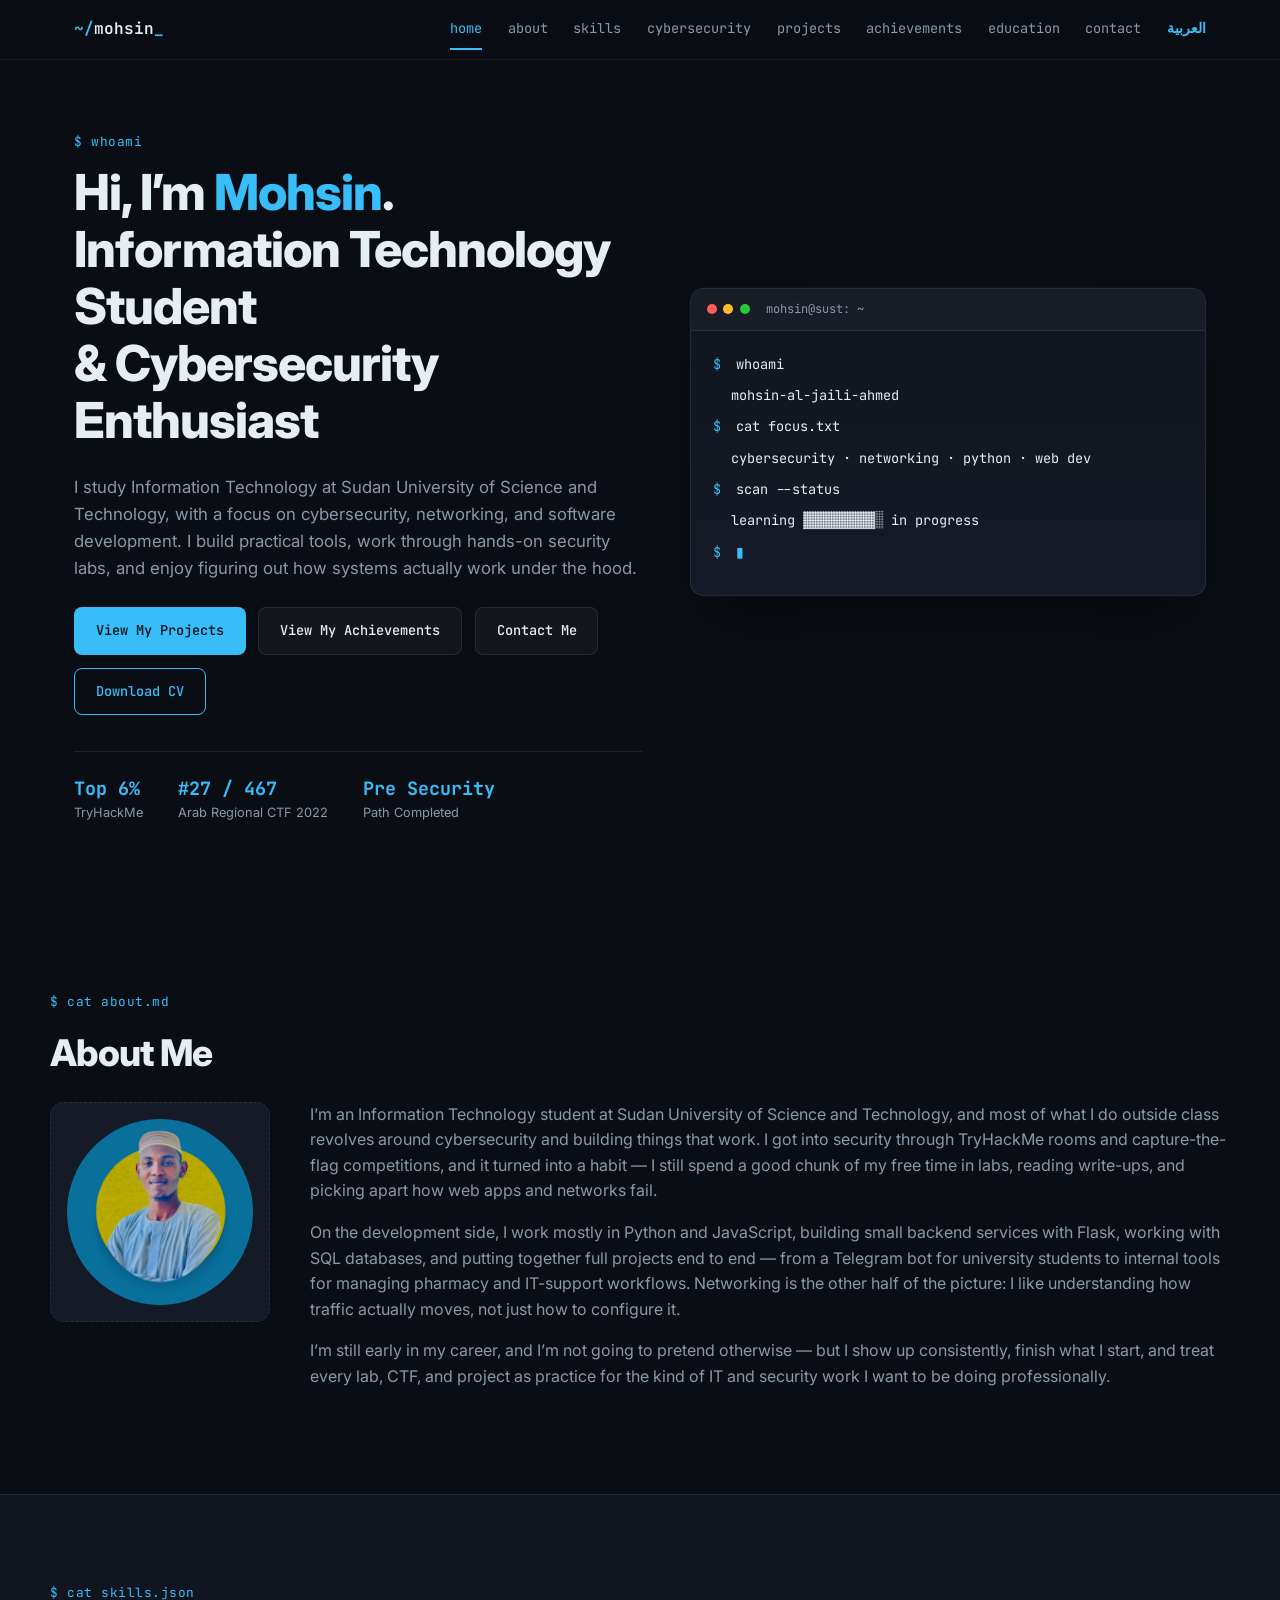
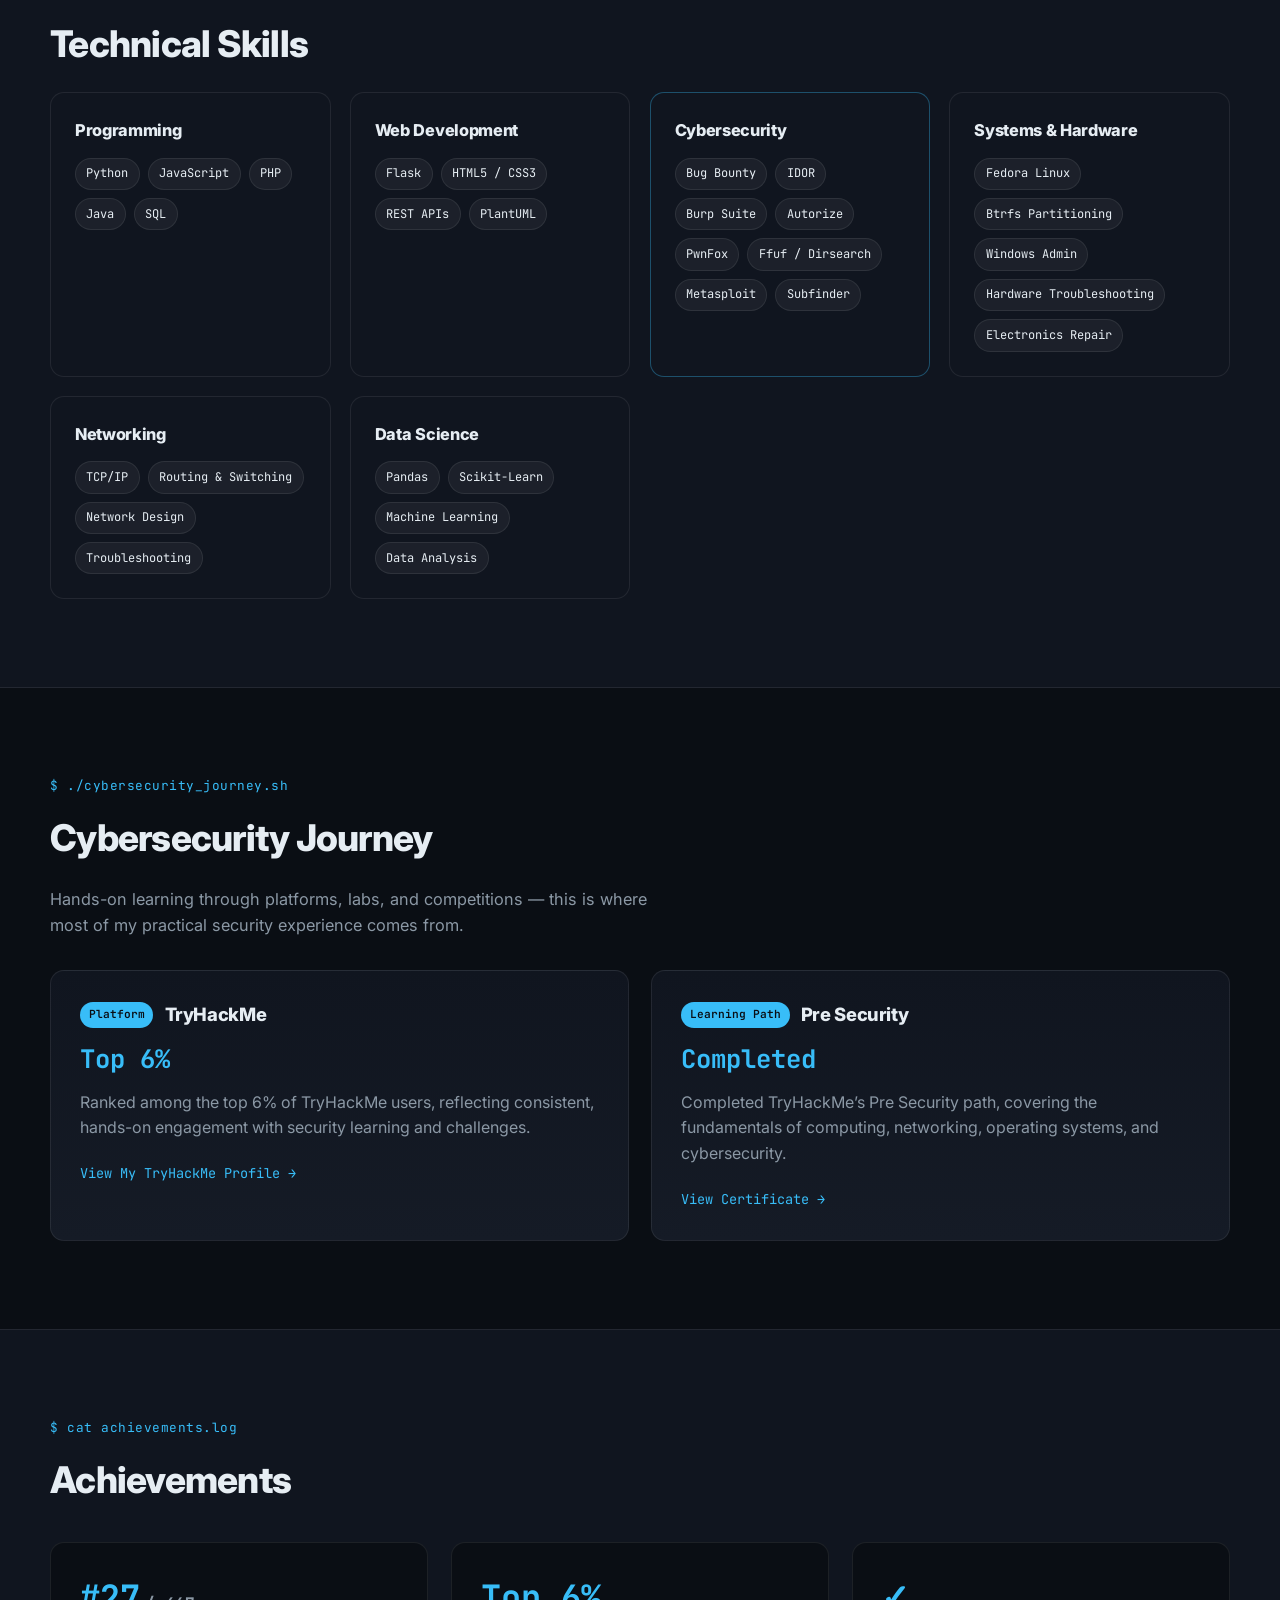
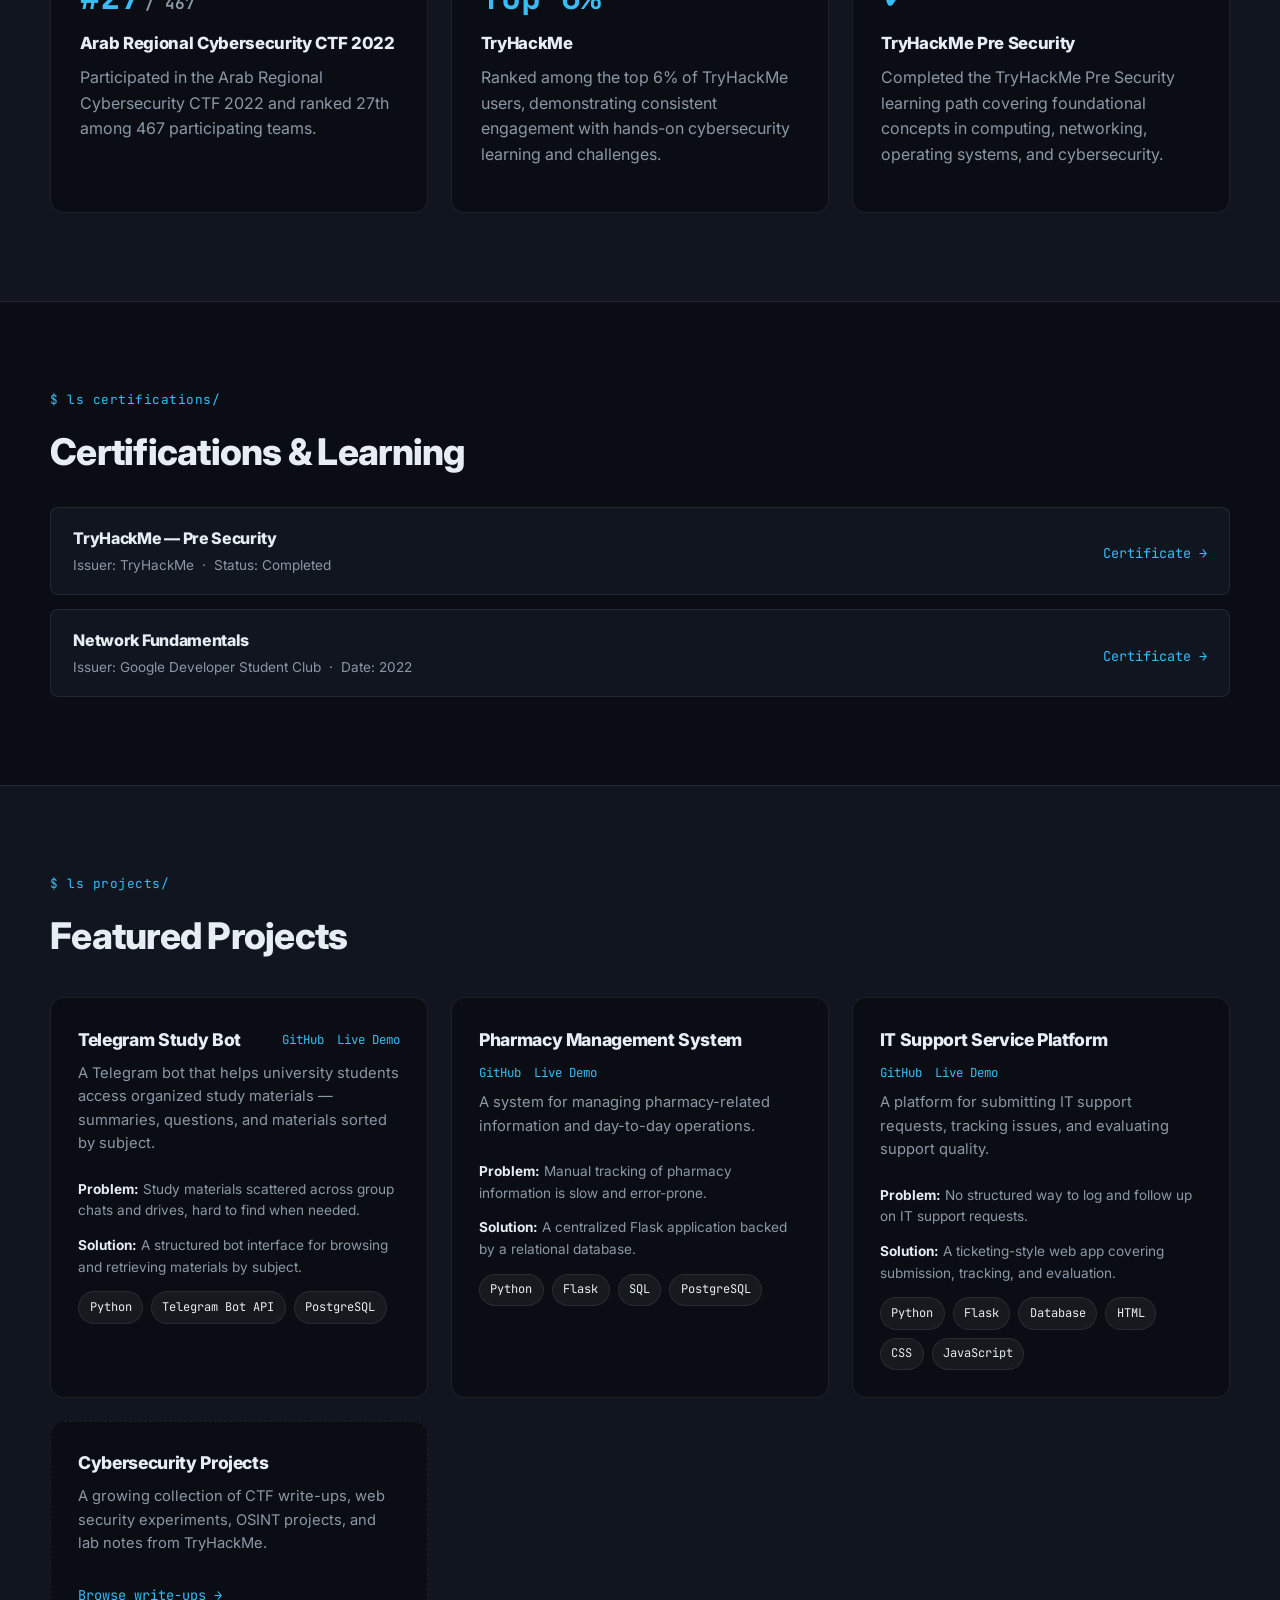
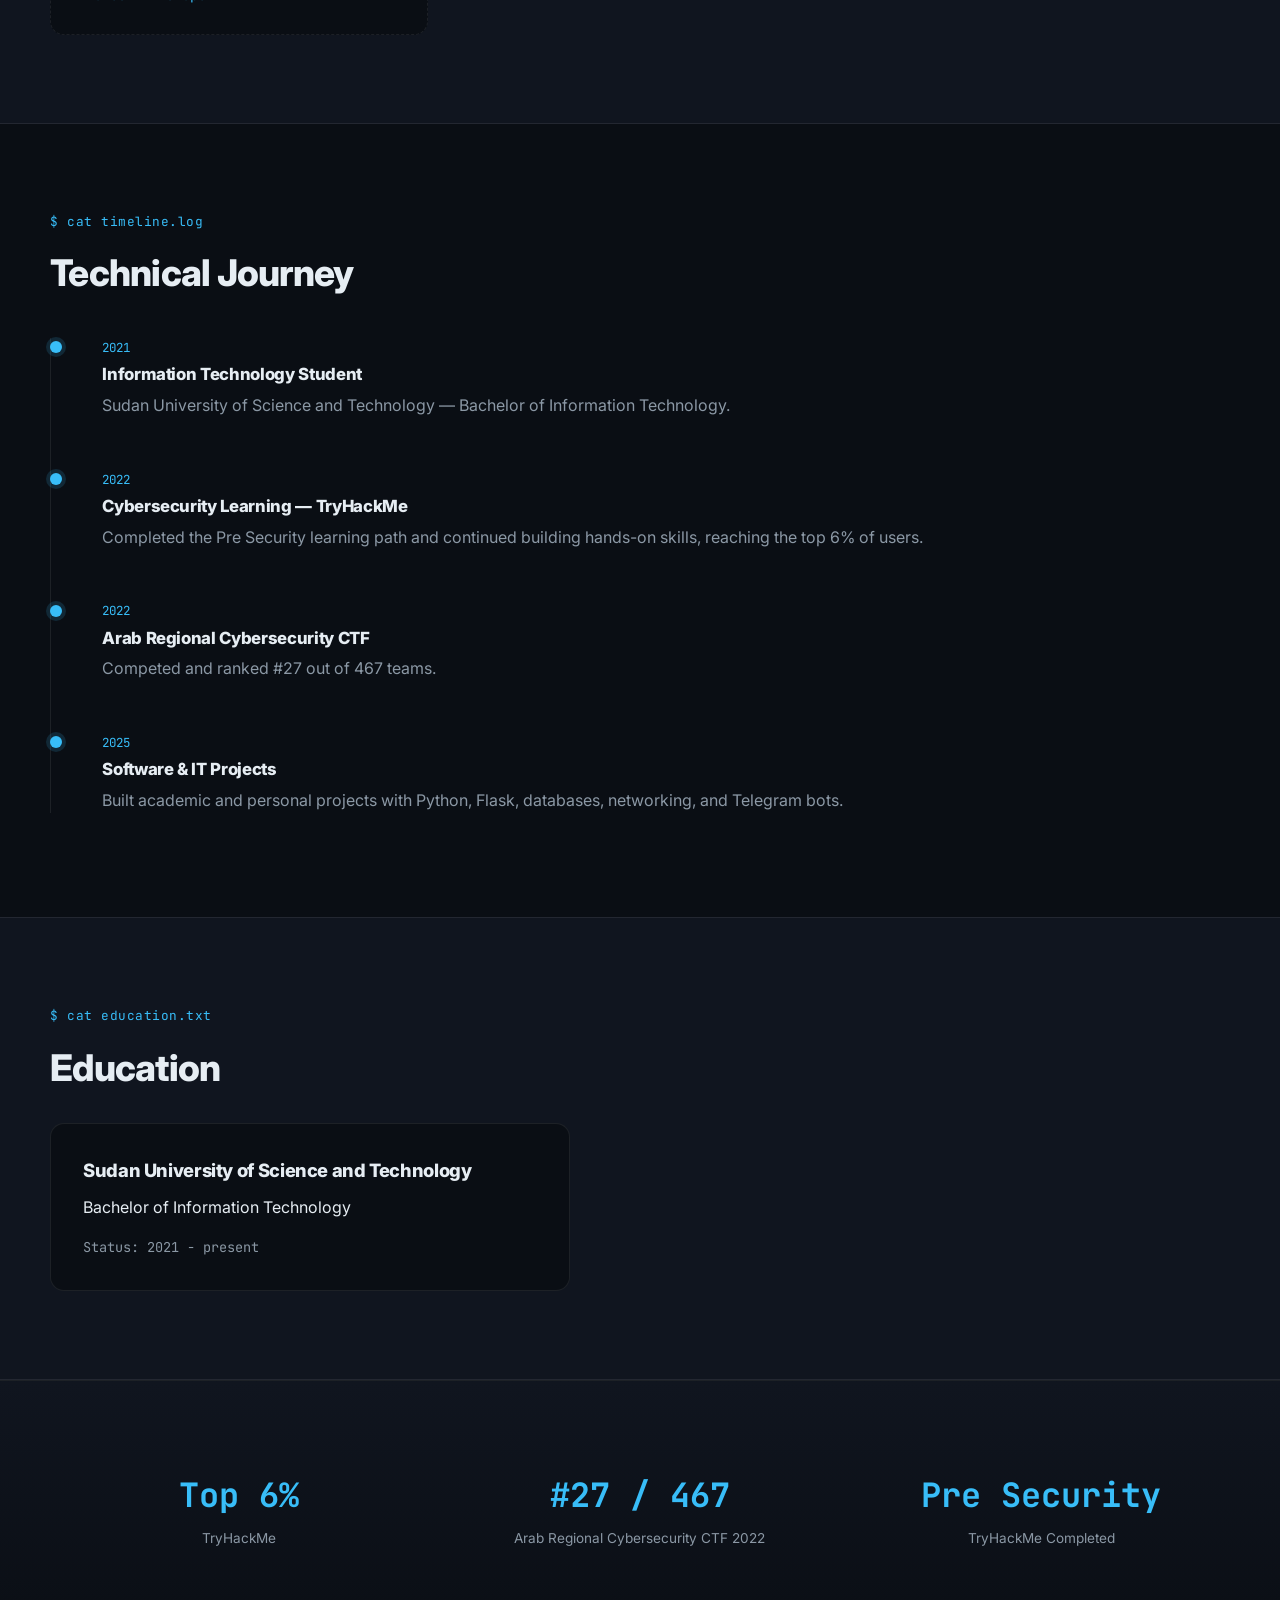
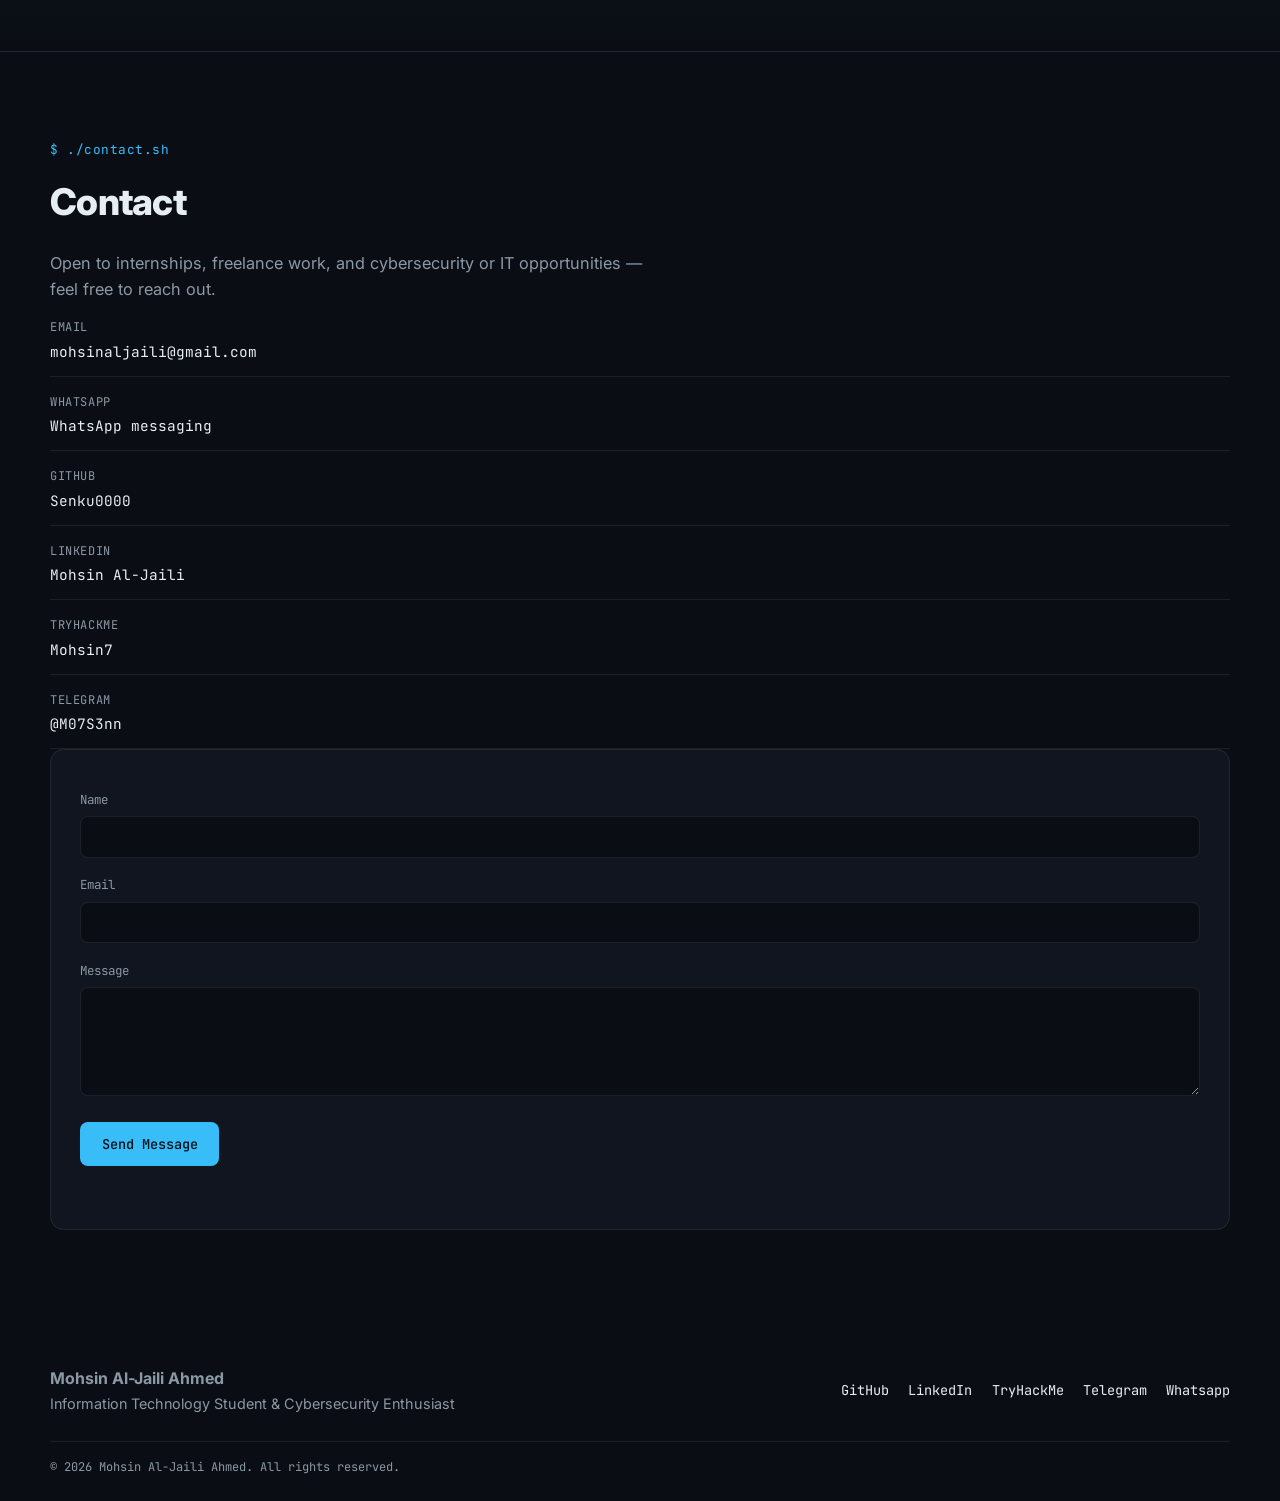
<file: index.html>
<!DOCTYPE html>
<html lang="en">
<head>
<meta charset="UTF-8">
<meta name="viewport" content="width=device-width, initial-scale=1.0">
<title>Mohsin Al-Jaili Ahmed | IT & Cybersecurity Portfolio</title>
<meta name="description" content="Mohsin Al-Jaili Ahmed — Information Technology student specializing in Cybersecurity, Bug Bounty, Networking, and Software Development.">
<meta name="theme-color" content="#0a0e14">
<link rel="canonical" href="https://senku0000.github.io/">

<!-- Open Graph / LinkedIn -->
<meta property="og:type" content="website">
<meta property="og:url" content="https://senku0000.github.io/">
<meta property="og:title" content="Mohsin Al-Jaili Ahmed | IT & Cybersecurity Portfolio">
<meta property="og:description" content="Explore my projects and skills in Cybersecurity, Bug Bounty, and Web Development.">
<meta property="og:image" content="https://senku0000.github.io/assets/images/og-cover.jpg">

<!-- Twitter -->
<meta name="twitter:card" content="summary_large_image">
<meta name="twitter:url" content="https://senku0000.github.io/">
<meta name="twitter:title" content="Mohsin Al-Jaili Ahmed | IT & Cybersecurity Portfolio">
<meta name="twitter:description" content="Explore my projects and skills in Cybersecurity, Bug Bounty, and Web Development.">
<meta name="twitter:image" content="https://senku0000.github.io/assets/images/og-cover.jpg">

<link rel="icon" type="image/svg+xml" href="assets/icons/favicon.svg">
<link rel="preconnect" href="https://fonts.googleapis.com">
<link rel="preconnect" href="https://fonts.gstatic.com" crossorigin>
<link href="https://fonts.googleapis.com/css2?family=JetBrains+Mono:wght@400;500;600;700&family=Inter:wght@400;500;600;700;800&display=swap" rel="stylesheet">
<link rel="stylesheet" href="css/style.css">
</head>

<body>

<a class="skip-link" href="#main">Skip to content</a>

<!-- ================= NAV ================= -->
<header class="nav" id="nav">
  <div class="nav__inner">
    <a href="#home" class="nav__brand" aria-label="Mohsin Al-Jaili Ahmed, home">
      <span class="nav__prompt">~/</span>mohsin<span class="nav__cursor">_</span>
    </a>
    <nav class="nav__links" id="navLinks" aria-label="Primary">
      <a href="#home" class="nav__link active">home</a>
      <a href="#about" class="nav__link">about</a>
      <a href="#skills" class="nav__link">skills</a>
      <a href="#cybersecurity" class="nav__link">cybersecurity</a>
      <a href="#projects" class="nav__link">projects</a>
      <a href="#achievements" class="nav__link">achievements</a>
      <a href="#education" class="nav__link">education</a>
      <a href="#contact" class="nav__link">contact</a>
      <a href="index-ar.html" class="nav__link" style="color: var(--accent); font-weight: bold;">العربية</a>
      
    </nav>
    <button class="nav__toggle" id="navToggle" aria-label="Open menu" aria-expanded="false" aria-controls="navLinks">
      <span></span><span></span><span></span>
    </button>
  </div>
</header>

<main id="main">

<!-- ================= HERO ================= -->
<section class="hero" id="home">
  <div class="hero__grid">
    <div class="hero__content">
      <p class="eyebrow">$ whoami</p>
      <h1 class="hero__title">
        Hi, I&rsquo;m <span class="text-accent">Mohsin</span>.<br>
        Information Technology Student<br>
        &amp; Cybersecurity Enthusiast
      </h1>
      <p class="hero__desc">
        I study Information Technology at Sudan University of Science and Technology,
        with a focus on cybersecurity, networking, and software development. I build
        practical tools, work through hands-on security labs, and enjoy figuring out
        how systems actually work under the hood.
      </p>
      <div class="hero__cta">
        <a href="#projects" class="btn btn--primary">View My Projects</a>
        <a href="#achievements" class="btn btn--ghost">View My Achievements</a>
        <a href="#contact" class="btn btn--ghost">Contact Me</a>
        <a href="assets/cv/Mohsin-Al-Jaili-Ahmed-CV.pdf" class="btn btn--outline" download>Download CV</a>
      </div>
      <div class="hero__stats">
        <div class="hero__stat"><span class="hero__stat-num">Top 6%</span><span class="hero__stat-label">TryHackMe</span></div>
        <div class="hero__stat"><span class="hero__stat-num">#27 / 467</span><span class="hero__stat-label">Arab Regional CTF 2022</span></div>
        <div class="hero__stat"><span class="hero__stat-num">Pre Security</span><span class="hero__stat-label">Path Completed</span></div>
      </div>
    </div>

    <div class="hero__visual" aria-hidden="true">
      <div class="terminal">
        <div class="terminal__bar">
          <span class="dot dot--r"></span><span class="dot dot--y"></span><span class="dot dot--g"></span>
          <span class="terminal__title">mohsin@sust: ~</span>
        </div>
        <div class="terminal__body" id="terminalBody">
          <p><span class="prompt">$</span> <span class="type-line" data-text="whoami"></span></p>
          <p class="out">mohsin-al-jaili-ahmed</p>
          <p><span class="prompt">$</span> <span class="type-line" data-text="cat focus.txt"></span></p>
          <p class="out">cybersecurity · networking · python · web dev</p>
          <p><span class="prompt">$</span> <span class="type-line" data-text="scan --status"></span></p>
          <p class="out out--accent">learning ▓▓▓▓▓▓▓▓▓░ in progress</p>
          <p><span class="prompt">$</span> <span class="cursor-blink">▮</span></p>
        </div>
      </div>
      <svg class="net" viewBox="0 0 400 400" role="presentation">
        <g class="net__links" stroke="var(--accent)" stroke-width="1" opacity="0.35">
          <line x1="60" y1="70" x2="200" y2="150"></line>
          <line x1="200" y1="150" x2="330" y2="90"></line>
          <line x1="200" y1="150" x2="140" y2="280"></line>
          <line x1="200" y1="150" x2="320" y2="300"></line>
          <line x1="140" y1="280" x2="320" y2="300"></line>
        </g>
        <g class="net__nodes" fill="var(--accent)">
          <circle cx="60" cy="70" r="5"></circle>
          <circle cx="200" cy="150" r="7"></circle>
          <circle cx="330" cy="90" r="5"></circle>
          <circle cx="140" cy="280" r="5"></circle>
          <circle cx="320" cy="300" r="5"></circle>
        </g>
      </svg>
    </div>
  </div>
</section>

<!-- ================= ABOUT ================= -->
<section class="section" id="about">
  <div class="section__inner">
    <p class="eyebrow">$ cat about.md</p>
    <h2 class="section__title">About Me</h2>
    <div class="about__grid">
      <div class="about__photo">
<div class="photo-frame">
<img src="assets/images/profile.jpg" alt="Mohsin Al-Jaili" style="border-radius: 50%; object-fit: cover; width: 100%; aspect-ratio: 1/1;">
  
</div>
      </div>
      
      <div class="about__text">
        <p>
          I&rsquo;m an Information Technology student at Sudan University of Science and
          Technology, and most of what I do outside class revolves around cybersecurity
          and building things that work. I got into security through TryHackMe rooms and
          capture-the-flag competitions, and it turned into a habit &mdash; I still spend
          a good chunk of my free time in labs, reading write-ups, and picking apart how
          web apps and networks fail.
        </p>
        <p>
          On the development side, I work mostly in Python and JavaScript, building
          small backend services with Flask, working with SQL databases, and putting
          together full projects end to end &mdash; from a Telegram bot for university
          students to internal tools for managing pharmacy and IT-support workflows.
          Networking is the other half of the picture: I like understanding how traffic
          actually moves, not just how to configure it.
        </p>
        <p>
          I&rsquo;m still early in my career, and I&rsquo;m not going to pretend
          otherwise &mdash; but I show up consistently, finish what I start, and treat
          every lab, CTF, and project as practice for the kind of IT and security work
          I want to be doing professionally.
        </p>
      </div>
    </div>
  </div>
</section>

<!-- ================= SKILLS ================= -->
<section class="section section--alt" id="skills">
  <div class="section__inner">
    <p class="eyebrow">$ cat skills.json</p>
    <h2 class="section__title">Technical Skills</h2>
    <div class="skills__grid">
      
      <div class="skill-card">
        <h3 class="skill-card__title">Programming</h3>
        <div class="tags">
          <span class="tag">Python</span><span class="tag">JavaScript</span>
          <span class="tag">PHP</span><span class="tag">Java</span>
          <span class="tag">SQL</span>
        </div>
      </div>

      <div class="skill-card">
        <h3 class="skill-card__title">Web Development</h3>
        <div class="tags">
          <span class="tag">Flask</span><span class="tag">HTML5 / CSS3</span>
          <span class="tag">REST APIs</span><span class="tag">PlantUML</span>
        </div>
      </div>

      <div class="skill-card skill-card--accent">
        <h3 class="skill-card__title">Cybersecurity</h3>
        <div class="tags">
          <span class="tag">Bug Bounty</span><span class="tag">IDOR</span>
          <span class="tag">Burp Suite</span><span class="tag">Autorize</span>
          <span class="tag">PwnFox</span><span class="tag">Ffuf / Dirsearch</span>
          <span class="tag">Metasploit</span><span class="tag">Subfinder</span>
        </div>
      </div>

      <div class="skill-card">
        <h3 class="skill-card__title">Systems &amp; Hardware</h3>
        <div class="tags">
          <span class="tag">Fedora Linux</span><span class="tag">Btrfs Partitioning</span>
          <span class="tag">Windows Admin</span><span class="tag">Hardware Troubleshooting</span>
          <span class="tag">Electronics Repair</span>
        </div>
      </div>

      <div class="skill-card">
        <h3 class="skill-card__title">Networking</h3>
        <div class="tags">
          <span class="tag">TCP/IP</span><span class="tag">Routing &amp; Switching</span>
          <span class="tag">Network Design</span><span class="tag">Troubleshooting</span>
        </div>
      </div>

      <div class="skill-card">
        <h3 class="skill-card__title">Data Science</h3>
        <div class="tags">
          <span class="tag">Pandas</span><span class="tag">Scikit-Learn</span>
          <span class="tag">Machine Learning</span><span class="tag">Data Analysis</span>
        </div>
      </div>

    </div>
  </div>
</section>
  

<!-- ================= CYBERSECURITY JOURNEY ================= -->
<section class="section" id="cybersecurity">
  <div class="section__inner">
    <p class="eyebrow">$ ./cybersecurity_journey.sh</p>
    <h2 class="section__title">Cybersecurity Journey</h2>
    <p class="section__lede">Hands-on learning through platforms, labs, and competitions &mdash; this is where most of my practical security experience comes from.</p>

    <div class="journey__grid">
      <article class="journey-card">
        <div class="journey-card__head">
          <span class="badge">Platform</span>
          <h3>TryHackMe</h3>
        </div>
        <p class="journey-card__stat">Top 6%</p>
        <p>Ranked among the top 6% of TryHackMe users, reflecting consistent, hands-on engagement with security learning and challenges.</p>
        <a class="link-arrow" href="https://tryhacke.com/p/Mohsin7" target="_blank" rel="noopener">View My TryHackMe Profile →</a>
      </article>

      <article class="journey-card">
        <div class="journey-card__head">
          <span class="badge">Learning Path</span>
          <h3>Pre Security</h3>
        </div>
        <p class="journey-card__stat">Completed</p>
        <p>Completed TryHackMe&rsquo;s Pre Security path, covering the fundamentals of computing, networking, operating systems, and cybersecurity.</p>
        <a class="link-arrow" href="https://drive.google.com/file/d/1_4Rp2VPPave5AH8jGR5t20EPFY5YG9bf/view?usp=drivesdk" target="_blank" rel="noopener">View Certificate →</a>
      </article>
    </div>
  </div>
</section>

<!-- ================= ACHIEVEMENTS ================= -->
<section class="section section--alt" id="achievements">
  <div class="section__inner">
    <p class="eyebrow">$ cat achievements.log</p>
    <h2 class="section__title">Achievements</h2>

    <div class="achievements__grid">
      <article class="achievement-card">
        <p class="achievement-card__num">#27<span>/ 467</span></p>
        <h3>Arab Regional Cybersecurity CTF 2022</h3>
        <p>Participated in the Arab Regional Cybersecurity CTF 2022 and ranked 27th among 467 participating teams.</p>
      </article>

      <article class="achievement-card">
        <p class="achievement-card__num">Top 6%</p>
        <h3>TryHackMe</h3>
        <p>Ranked among the top 6% of TryHackMe users, demonstrating consistent engagement with hands-on cybersecurity learning and challenges.</p>
      </article>

      <article class="achievement-card">
        <p class="achievement-card__num">✓</p>
        <h3>TryHackMe Pre Security</h3>
        <p>Completed the TryHackMe Pre Security learning path covering foundational concepts in computing, networking, operating systems, and cybersecurity.</p>
      </article>
    </div>
  </div>
</section>

<!-- ================= CERTIFICATIONS ================= -->
<section class="section" id="certifications">
  <div class="section__inner">
    <p class="eyebrow">$ ls certifications/</p>
    <h2 class="section__title">Certifications &amp; Learning</h2>

    <ul class="cert-list">
      <li class="cert-row">
        <div class="cert-row__main">
          <h3>TryHackMe &mdash; Pre Security</h3>
          <p>Issuer: TryHackMe &nbsp;·&nbsp; Status: Completed</p>
        </div>
        <a class="link-arrow" href="https://drive.google.com/file/d/1_4Rp2VPPave5AH8jGR5t20EPFY5YG9bf/view?usp=drivesdk" target="_blank" rel="noopener">Certificate →</a>
      </li>
      <li class="cert-row">
  <div class="cert-row__main">
    <h3>Network Fundamentals</h3>
    <p>Issuer: Google Developer Student Club &nbsp;·&nbsp; Date: 2022</p>
  </div>
  <a class="link-arrow" href="https://drive.google.com/file/d/17rDhsbnfb0pSf8LNN2FKCPuWUJhDj4h3/view?usp=drivesdk">Certificate →</a>
      </li>
      
    </ul>
    
  </div>
</section>

<!-- ================= PROJECTS ================= -->
<section class="section section--alt" id="projects">
  <div class="section__inner">
    <p class="eyebrow">$ ls projects/</p>
    <h2 class="section__title">Featured Projects</h2>

    <div class="projects__grid">

      <article class="project-card">
        <div class="project-card__top">
          <h3>Telegram Study Bot</h3>
          <div class="project-card__links">
            <a href="[ADD GITHUB URL]" target="_blank" rel="noopener" aria-label="GitHub repository">GitHub</a>
            <a href="[ADD LIVE DEMO URL]" target="_blank" rel="noopener" aria-label="Live demo">Live Demo</a>
          </div>
        </div>
        <p class="project-card__desc">A Telegram bot that helps university students access organized study materials &mdash; summaries, questions, and materials sorted by subject.</p>
        <p class="project-card__problem"><strong>Problem:</strong> Study materials scattered across group chats and drives, hard to find when needed.</p>
        <p class="project-card__solution"><strong>Solution:</strong> A structured bot interface for browsing and retrieving materials by subject.</p>
        <div class="tags">
          <span class="tag">Python</span><span class="tag">Telegram Bot API</span><span class="tag">PostgreSQL</span>
        </div>
      </article>

      <article class="project-card">
        <div class="project-card__top">
          <h3>Pharmacy Management System</h3>
          <div class="project-card__links">
            <a href="[ADD GITHUB URL]" target="_blank" rel="noopener" aria-label="GitHub repository">GitHub</a>
            <a href="[ADD LIVE DEMO URL]" target="_blank" rel="noopener" aria-label="Live demo">Live Demo</a>
          </div>
        </div>
        <p class="project-card__desc">A system for managing pharmacy-related information and day-to-day operations.</p>
        <p class="project-card__problem"><strong>Problem:</strong> Manual tracking of pharmacy information is slow and error-prone.</p>
        <p class="project-card__solution"><strong>Solution:</strong> A centralized Flask application backed by a relational database.</p>
        <div class="tags">
          <span class="tag">Python</span><span class="tag">Flask</span><span class="tag">SQL</span><span class="tag">PostgreSQL</span>
        </div>
      </article>

      <article class="project-card">
        <div class="project-card__top">
          <h3>IT Support Service Platform</h3>
          <div class="project-card__links">
            <a href="[ADD GITHUB URL]" target="_blank" rel="noopener" aria-label="GitHub repository">GitHub</a>
            <a href="[ADD LIVE DEMO URL]" target="_blank" rel="noopener" aria-label="Live demo">Live Demo</a>
          </div>
        </div>
        <p class="project-card__desc">A platform for submitting IT support requests, tracking issues, and evaluating support quality.</p>
        <p class="project-card__problem"><strong>Problem:</strong> No structured way to log and follow up on IT support requests.</p>
        <p class="project-card__solution"><strong>Solution:</strong> A ticketing-style web app covering submission, tracking, and evaluation.</p>
        <div class="tags">
          <span class="tag">Python</span><span class="tag">Flask</span><span class="tag">Database</span>
          <span class="tag">HTML</span><span class="tag">CSS</span><span class="tag">JavaScript</span>
        </div>
      </article>

      <article class="project-card project-card--dashed">
        <div class="project-card__top">
          <h3>Cybersecurity Projects</h3>
        </div>
        <p class="project-card__desc">A growing collection of CTF write-ups, web security experiments, OSINT projects, and lab notes from TryHackMe.</p>
      
        <a class="link-arrow" href="https://github.com/Senku0000" target="_blank" rel="noopener">Browse write-ups →</a>
      </article>

    </div>
  </div>
</section>

<!-- ================= EXPERIENCE / TIMELINE ================= -->
<section class="section" id="experience">
  <div class="section__inner">
    <p class="eyebrow">$ cat timeline.log</p>
    <h2 class="section__title">Technical Journey</h2>

    <ol class="timeline">
      <li class="timeline__item">
        <span class="timeline__dot"></span>
        <p class="timeline__date">2021</p>
        <h3>Information Technology Student</h3>
        <p>Sudan University of Science and Technology &mdash; Bachelor of Information Technology.</p>
      </li>
      <li class="timeline__item">
        <span class="timeline__dot"></span>
        <p class="timeline__date">2022</p>
        <h3>Cybersecurity Learning &mdash; TryHackMe</h3>
        <p>Completed the Pre Security learning path and continued building hands-on skills, reaching the top 6% of users.</p>
      </li>
      <li class="timeline__item">
        <span class="timeline__dot"></span>
        <p class="timeline__date">2022</p>
        <h3>Arab Regional Cybersecurity CTF</h3>
        <p>Competed and ranked #27 out of 467 teams.</p>
      </li>
      <li class="timeline__item">
        <span class="timeline__dot"></span>
        <p class="timeline__date">2025</p>
        <h3>Software &amp; IT Projects</h3>
        <p>Built academic and personal projects with Python, Flask, databases, networking, and Telegram bots.</p>
      </li>
    </ol>
  </div>
</section>

<!-- ================= EDUCATION ================= -->
<section class="section section--alt" id="education">
  <div class="section__inner">
    <p class="eyebrow">$ cat education.txt</p>
    <h2 class="section__title">Education</h2>
    <div class="education-card">
      <h3>Sudan University of Science and Technology</h3>
      <p class="education-card__degree">Bachelor of Information Technology</p>
      <p class="education-card__status">Status: 2021 - present</p>
    </div>
  </div>
</section>

<!-- ================= STATS ================= -->
<section class="section stats" id="stats">
  <div class="section__inner">
    <div class="stats__grid">
      <div class="stat-block">
        <p class="stat-block__num" data-count-text="Top 6%">Top 6%</p>
        <p class="stat-block__label">TryHackMe</p>
      </div>
      <div class="stat-block">
        <p class="stat-block__num" data-count-text="#27 / 467">#27 / 467</p>
        <p class="stat-block__label">Arab Regional Cybersecurity CTF 2022</p>
      </div>
      <div class="stat-block">
        <p class="stat-block__num" data-count-text="Pre Security">Pre Security</p>
        <p class="stat-block__label">TryHackMe Completed</p>
      </div>
    </div>
  </div>
</section>

<!-- ================= CONTACT ================= -->
<section class="section" id="contact">
  <div class="section__inner">
    <p class="eyebrow">$ ./contact.sh</p>
    <h2 class="section__title">Contact</h2>
    <p class="section__lede">Open to internships, freelance work, and cybersecurity or IT opportunities &mdash; feel free to reach out.</p>

          <ul class="contact-list">
        <li><span class="contact-list__label">Email</span><a href="mailto:mohsinaljaili@gmail.com">mohsinaljaili@gmail.com</a></li>
            <li><span class="contact-list__label">Whatsapp</span><a href="https://wa.me/249965430971" target="_blank" rel="noopener">WhatsApp messaging</a></li>
        <li><span class="contact-list__label">GitHub</span><a href="https://github.com/Senku0000" target="_blank" rel="noopener">Senku0000</a></li>
        <li><span class="contact-list__label">LinkedIn</span><a href="https://www.linkedin.com/in/mohsin-aljaili" target="_blank" rel="noopener">Mohsin Al-Jaili</a></li>
        <li><span class="contact-list__label">TryHackMe</span><a href="https://tryhackme.com/p/Mohsin7" target="_blank" rel="noopener">Mohsin7</a></li>
        <li><span class="contact-list__label">Telegram</span><a href="https://t.me/M07S3nn" target="_blank" rel="noopener">@M07S3nn</a></li>
          </ul>
    

      <form class="contact-form" id="contactForm" action="https://formspree.io/f/xoeqakaz" method="POST">

    
        <label for="name">Name</label>
        <input type="text" id="name" name="name" required autocomplete="name">

        <label for="email">Email</label>
        <input type="email" id="email" name="email" required autocomplete="email">

        <label for="message">Message</label>
        <textarea id="message" name="message" rows="5" required></textarea>

        <button type="submit" class="btn btn--primary">Send Message</button>
        <p class="form-status" id="formStatus" role="status" aria-live="polite"></p>
      </form>
    </div>
  </div>
</section>

</main>

<!-- ================= FOOTER ================= -->
<footer class="footer">
  <div class="footer__inner">
    <div>
      <p class="footer__name">Mohsin Al-Jaili Ahmed</p>
      <p class="footer__role">Information Technology Student &amp; Cybersecurity Enthusiast</p>
    </div>
    <div class="footer__socials">
      <a href="https://github.com/Senku0000" target="_blank" rel="noopener">GitHub</a>
      <a href="https://www.linkedin.com/in/mohsin-aljaili?utm_source=share_via&utm_content=profile&utm_medium=member_android" target="_blank" rel="noopener">LinkedIn</a>
      <a href="https://tryhackme.com/p/Mohsin7" target="_blank" rel="noopener">TryHackMe</a>
      <a href="https://t.me/M07S3nn" target="_blank" rel="noopener">Telegram</a>
      <a href="https://wa.me/+249965430971" target="_blank" rel="noopener">Whatsapp</a>
    </div>
  </div>
  <p class="footer__copy">© 2026 Mohsin Al-Jaili Ahmed. All rights reserved.</p>
</footer>

<script src="js/script.js"></script>
</body>
</html>
</file>
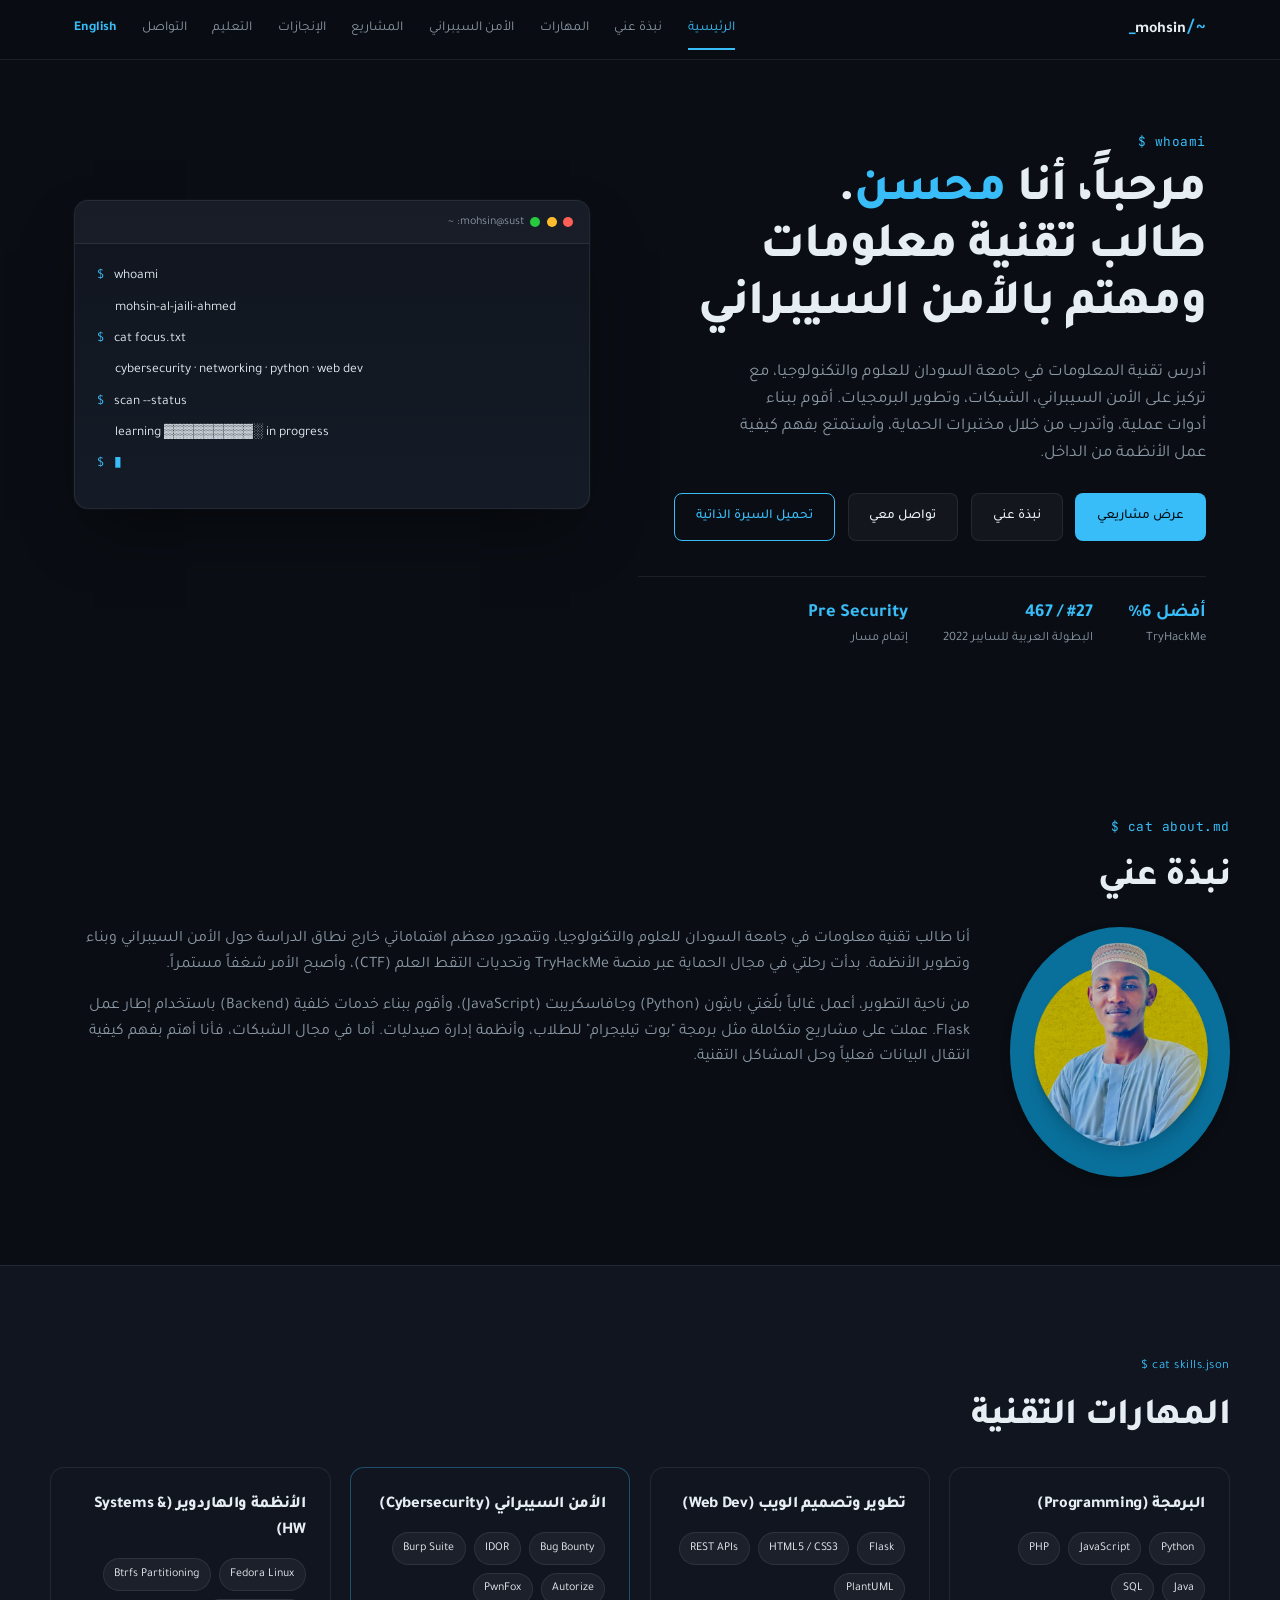
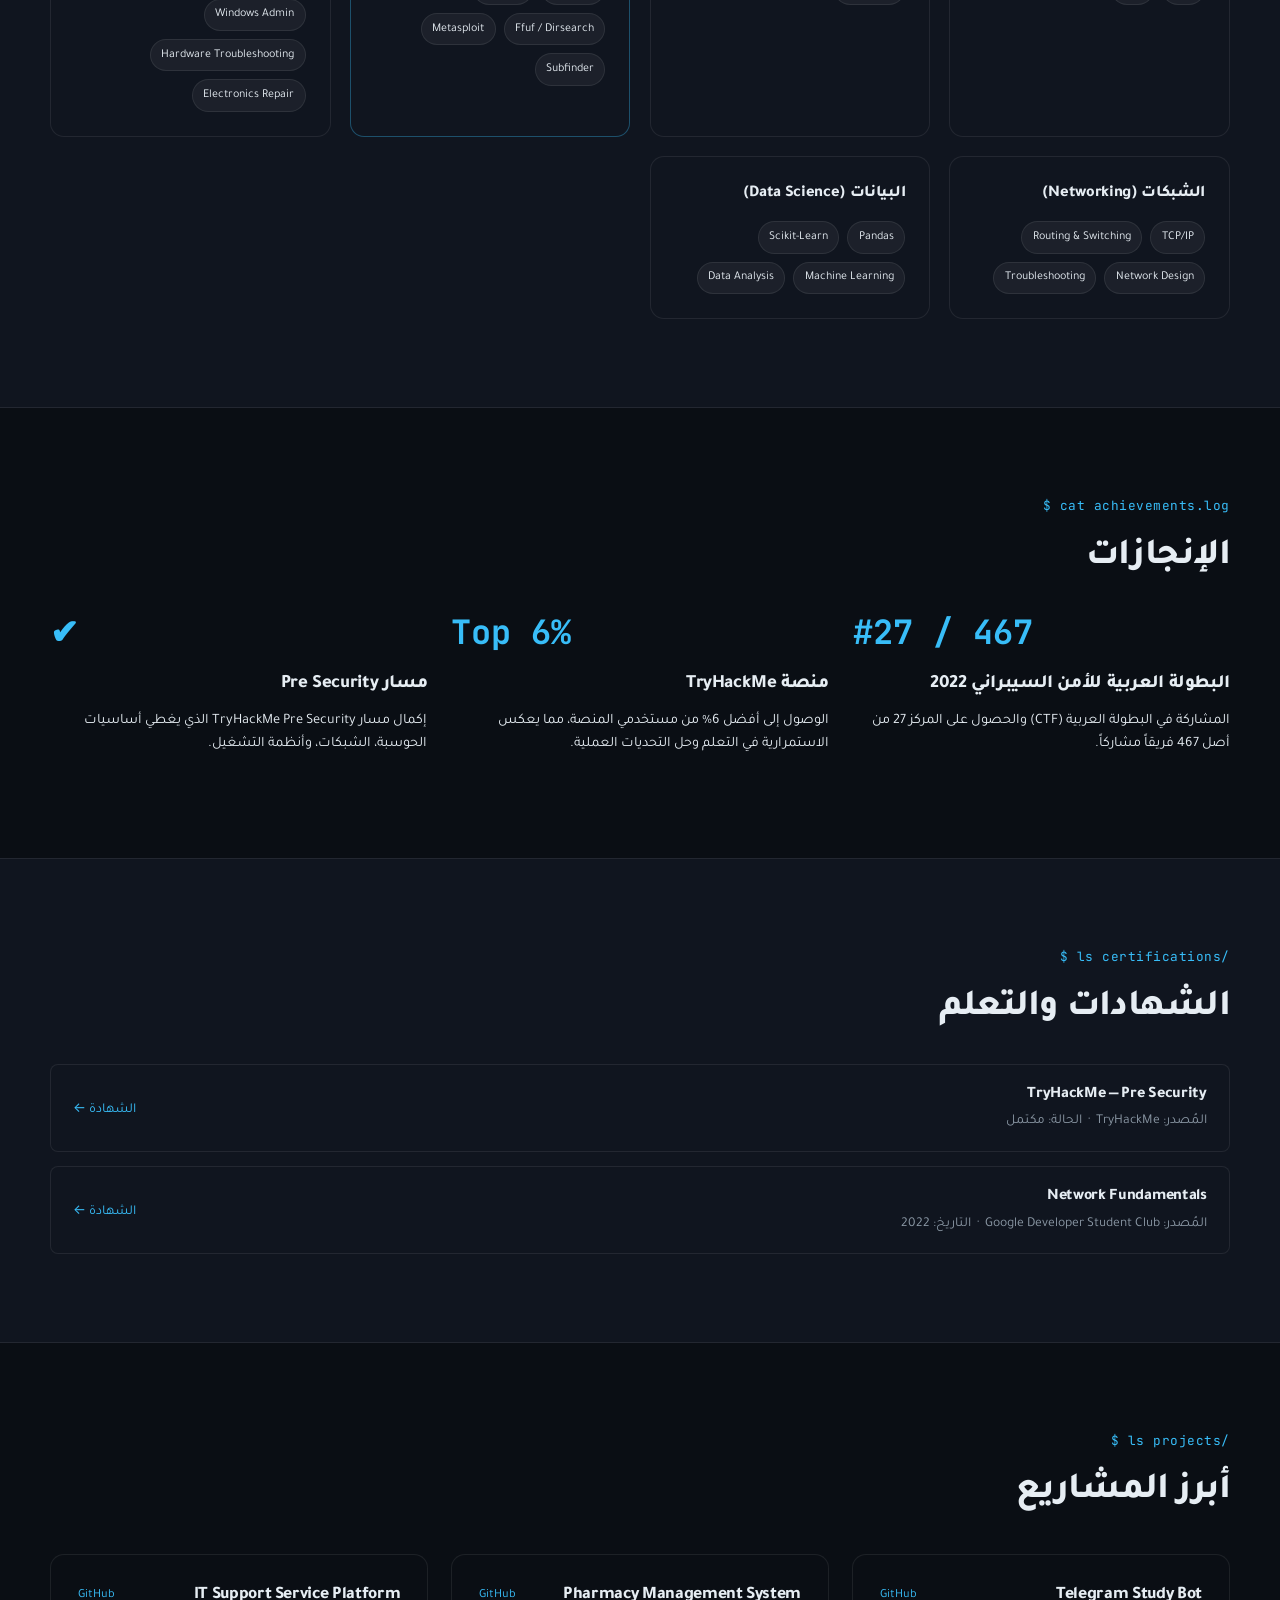
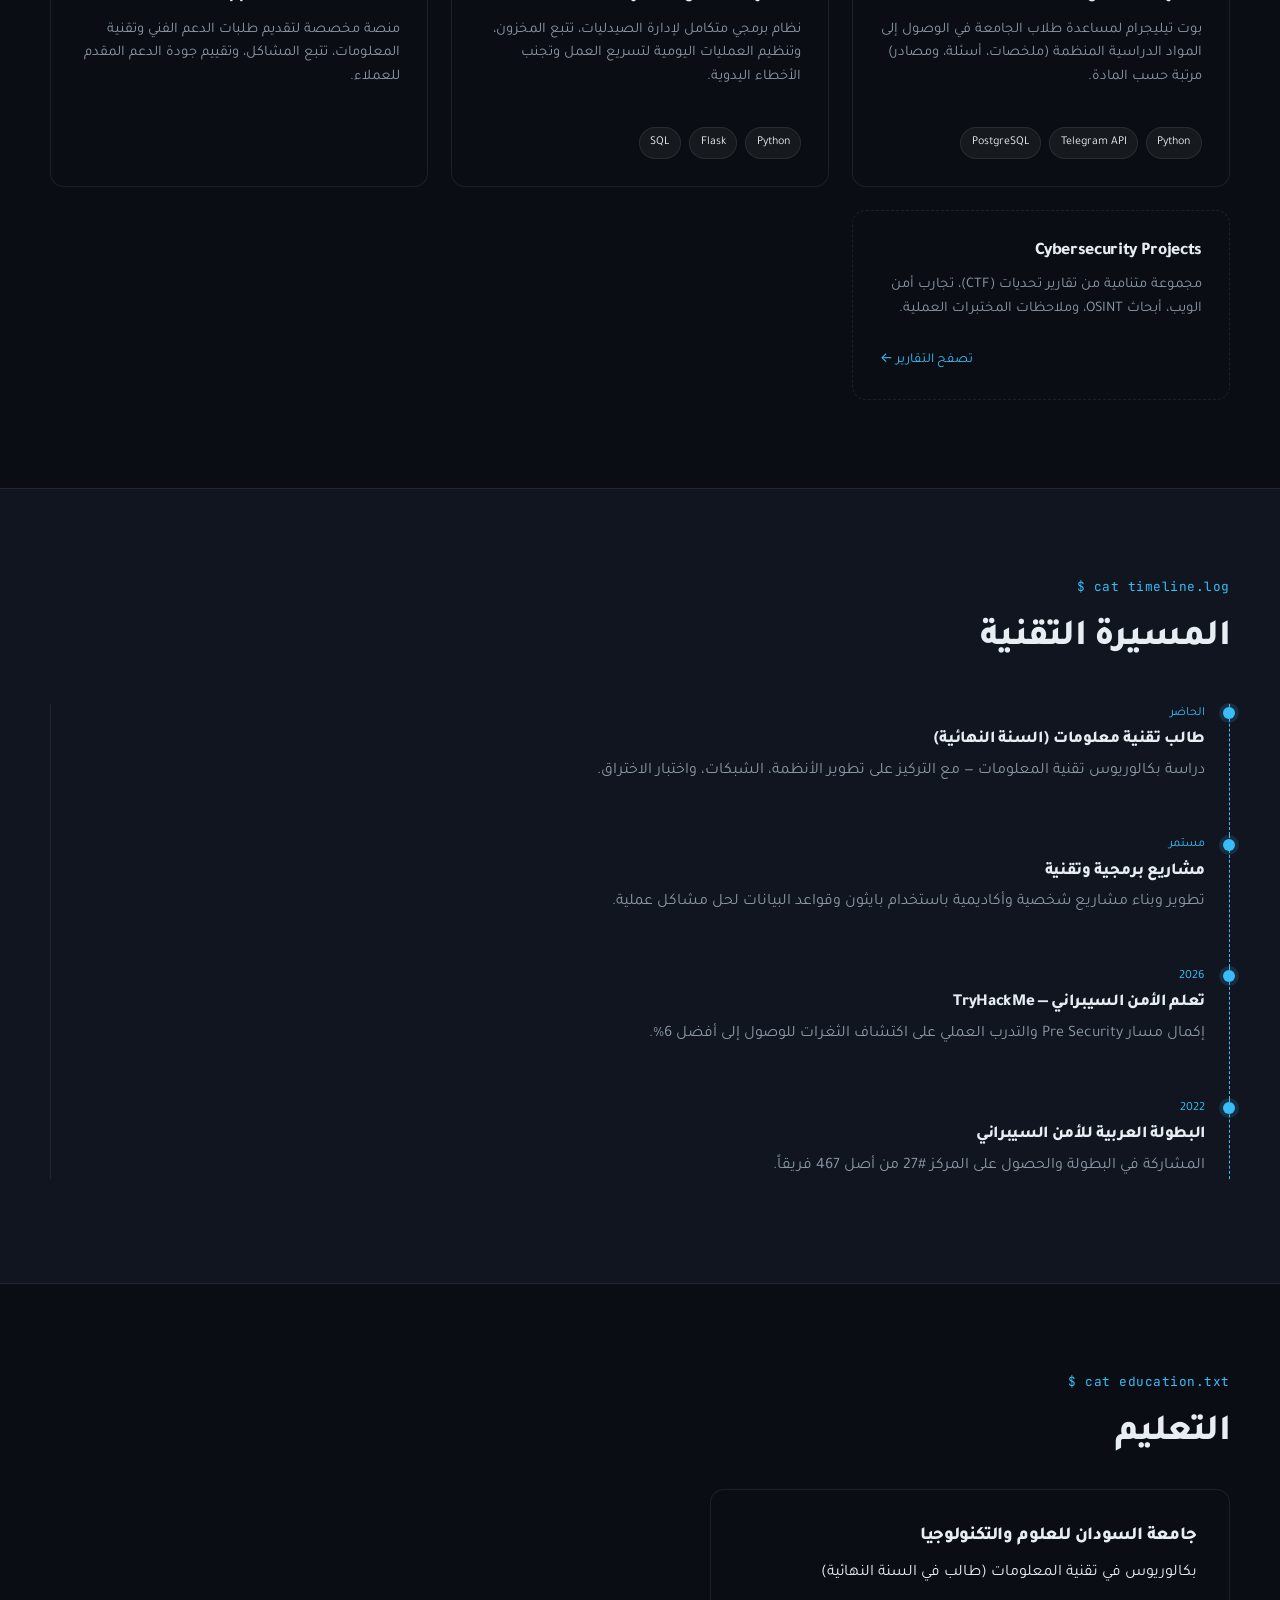
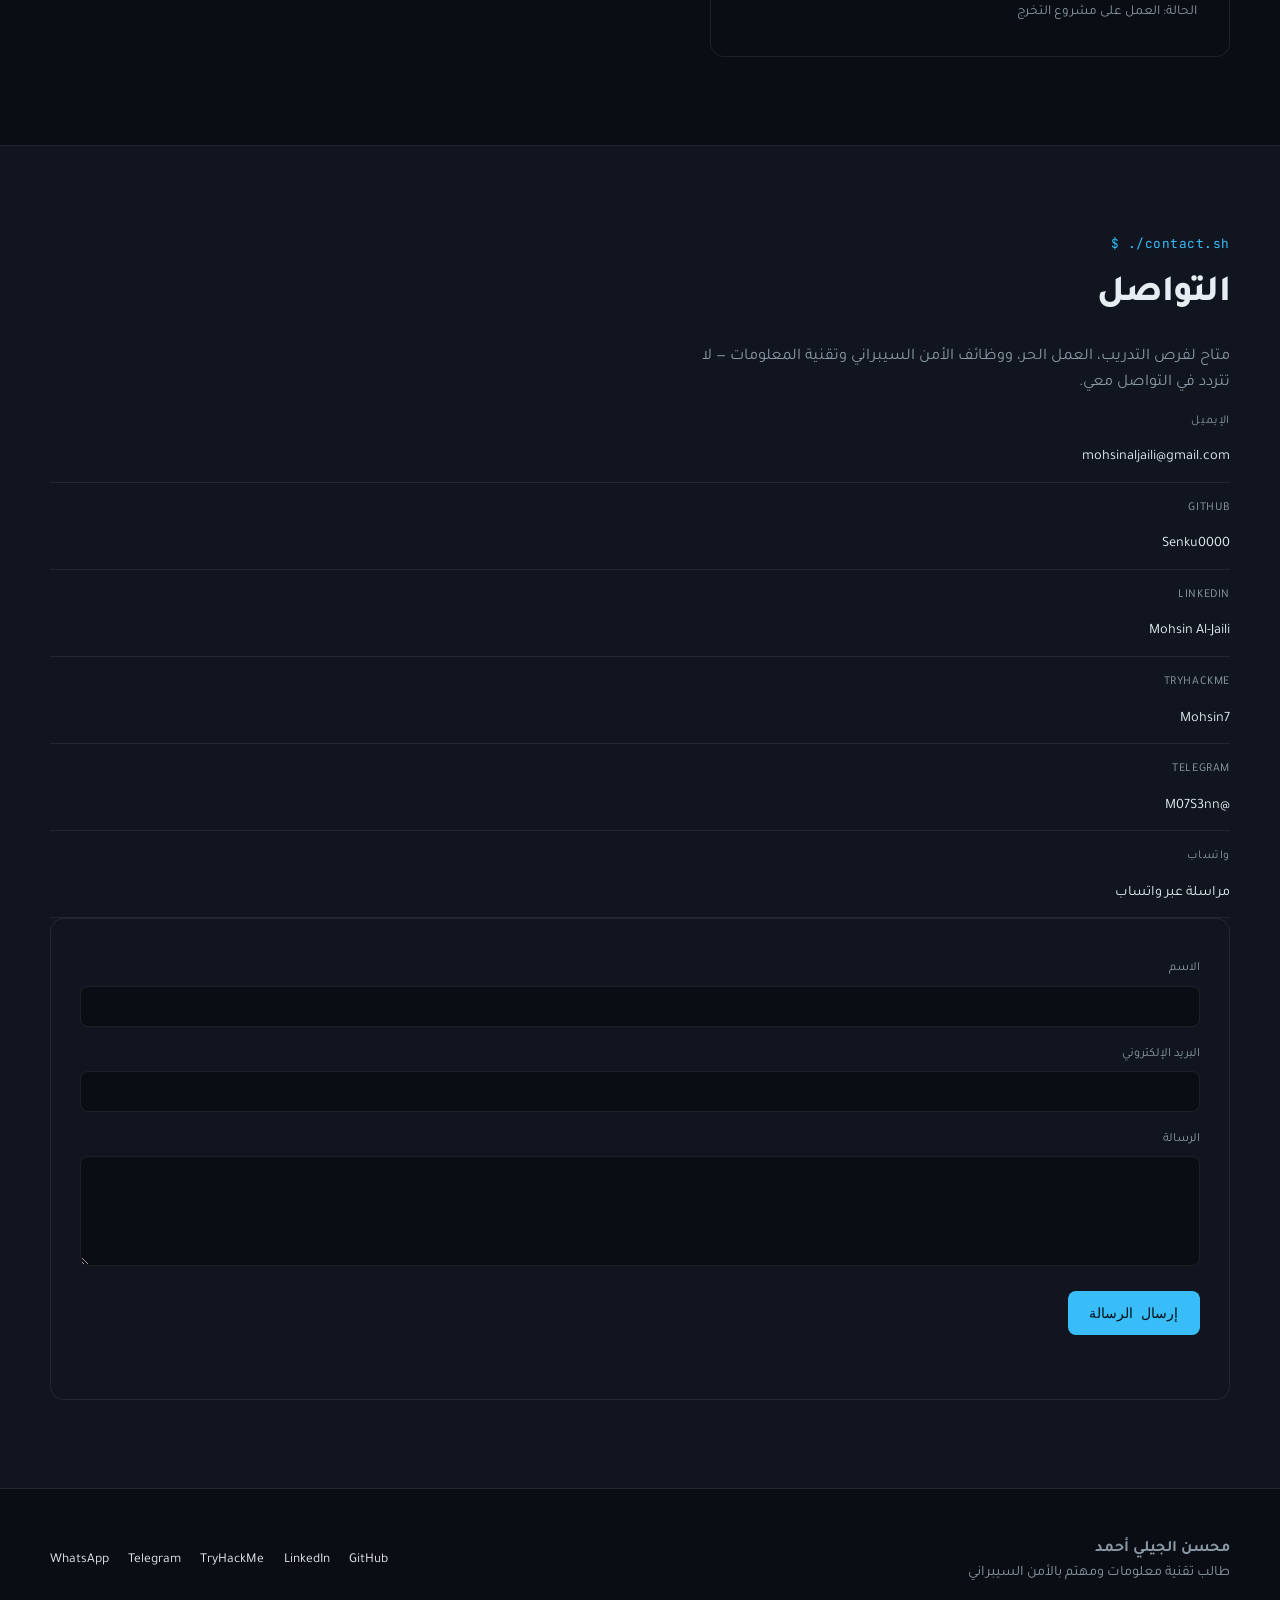
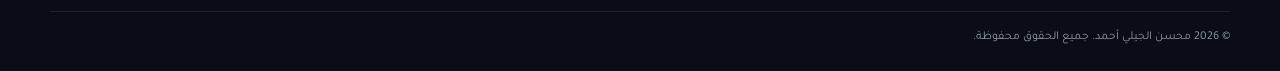
<file: index-ar.html>
<!DOCTYPE html>
<html lang="ar" dir="rtl">
<head>
<meta charset="UTF-8">
<meta name="viewport" content="width=device-width, initial-scale=1.0">
<title>محسن الجيلي أحمد | مهندس تقنية معلومات وأمن سيبراني</title>
<meta name="description" content="محسن الجيلي أحمد — طالب تقنية معلومات في جامعة السودان متخصص في الأمن السيبراني (Bug Bounty)، الشبكات، وتطوير الأنظمة.">
<meta name="theme-color" content="#0a0e14">
<link rel="canonical" href="https://senku0000.github.io/">

<!-- Open Graph / WhatsApp & LinkedIn -->
<meta property="og:type" content="website">
<meta property="og:url" content="https://senku0000.github.io/">
<meta property="og:title" content="محسن الجيلي أحمد | مهندس تقنية معلومات وأمن سيبراني">
<meta property="og:description" content="ملف شخصي يستعرض مهاراتي ومشاريعي في الأمن السيبراني، صيد الثغرات، وتطوير الأنظمة.">
<meta property="og:image" content="https://senku0000.github.io/assets/images/og-cover.jpg">

<!-- Twitter -->
<meta name="twitter:card" content="summary_large_image">
<meta name="twitter:url" content="https://senku0000.github.io/">
<meta name="twitter:title" content="محسن الجيلي أحمد | مهندس تقنية معلومات وأمن سيبراني">
<meta name="twitter:description" content="ملف شخصي يستعرض مهاراتي ومشاريعي في الأمن السيبراني، صيد الثغرات، وتطوير الأنظمة.">
<meta name="twitter:image" content="https://senku0000.github.io/assets/images/og-cover.jpg">

<link rel="icon" type="image/svg+xml" href="assets/icons/favicon.svg">
<link rel="preconnect" href="https://fonts.googleapis.com">
<link rel="preconnect" href="https://fonts.gstatic.com" crossorigin>
<link href="https://fonts.googleapis.com/css2?family=JetBrains+Mono:wght@400;500;600;700&family=Inter:wght@400;500;600;700;800&family=Tajawal:wght@400;500;700&display=swap" rel="stylesheet">
<link rel="stylesheet" href="css/style.css">

<!-- إصلاحات التصميم المخصصة للغة العربية -->
<style>
  body, h1, h2, h3, p, a, span, label, input, textarea { font-family: 'Tajawal', 'Inter', sans-serif !important; }
  body, html { overflow-x: hidden; }
  .skip-link { position: absolute; top: -1000px; right: 0; opacity: 0; }
  .skip-link:focus { top: 0; opacity: 1; }
  .terminal__body, .nav__prompt, .stat-block__num { font-family: 'JetBrains Mono', monospace !important; direction: ltr; text-align: left; }
  .eyebrow { font-family: 'JetBrains Mono', monospace !important; direction: ltr; text-align: right; }
  .nav__links { text-align: right; }
  .contact-list { padding-right: 0; }
  .contact-list li { direction: rtl; display: flex; justify-content: flex-start; gap: 15px; }
  .timeline__item { padding-left: 0 !important; padding-right: 1.5rem !important; border-left: none !important; border-right: 1px dashed var(--accent) !important; }
  .timeline__dot { left: auto !important; right: -6px !important; }
  .cert-row { direction: rtl; text-align: right; }
  .cert-row__main { margin-left: 0; margin-right: 0; }
  .link-arrow { display: inline-flex; flex-direction: row-reverse; gap: 5px; }
</style>
</head>

<body>

<a class="skip-link" href="#main">تخطي إلى المحتوى</a>

<!-- ================= NAV ================= -->
<header class="nav" id="nav">
  <div class="nav__inner">
    <a href="#home" class="nav__brand" aria-label="محسن الجيلي أحمد, الرئيسية">
      <span class="nav__prompt">~/</span>mohsin<span class="nav__cursor">_</span>
    </a>
    <nav class="nav__links" id="navLinks" aria-label="Primary">
      <a href="#home" class="nav__link active">الرئيسية</a>
      <a href="#about" class="nav__link">نبذة عني</a>
      <a href="#skills" class="nav__link">المهارات</a>
      <a href="#cybersecurity" class="nav__link">الأمن السيبراني</a>
      <a href="#projects" class="nav__link">المشاريع</a>
      <a href="#achievements" class="nav__link">الإنجازات</a>
      <a href="#education" class="nav__link">التعليم</a>
      <a href="#contact" class="nav__link">التواصل</a>
      <a href="index.html" class="nav__link" style="color: var(--accent); font-weight: bold;">English</a>
    </nav>
    <button class="nav__toggle" id="navToggle" aria-label="افتح القائمة" aria-expanded="false" aria-controls="navLinks">
      <span></span><span></span><span></span>
    </button>
  </div>
</header>

<main id="main">

<!-- ================= HERO ================= -->
<section class="hero" id="home">
  <div class="hero__grid">
    <div class="hero__content">
      <p class="eyebrow">$ whoami</p>
      <h1 class="hero__title">
        مرحباً، أنا <span class="text-accent">محسن</span>.<br>
        طالب تقنية معلومات<br>
        ومهتم بالأمن السيبراني
      </h1>
      <p class="hero__desc">
        أدرس تقنية المعلومات في جامعة السودان للعلوم والتكنولوجيا، مع تركيز على الأمن السيبراني، الشبكات، وتطوير البرمجيات. أقوم ببناء أدوات عملية، وأتدرب من خلال مختبرات الحماية، وأستمتع بفهم كيفية عمل الأنظمة من الداخل.
      </p>
      <div class="hero__cta">
        <a href="#projects" class="btn btn--primary">عرض مشاريعي</a>
        <a href="#about" class="btn btn--ghost">نبذة عني</a>
        <a href="#contact" class="btn btn--ghost">تواصل معي</a>
        <a href="assets/cv/Mohsin-Al-Jaili-Ahmed-CV.pdf" class="btn btn--outline" download>تحميل السيرة الذاتية</a>
      </div>
      <div class="hero__stats">
        <div class="hero__stat"><span class="hero__stat-num">أفضل 6%</span><span class="hero__stat-label">TryHackMe</span></div>
        <div class="hero__stat"><span class="hero__stat-num">#27 / 467</span><span class="hero__stat-label">البطولة العربية للسايبر 2022</span></div>
        <div class="hero__stat"><span class="hero__stat-num">Pre Security</span><span class="hero__stat-label">إتمام مسار</span></div>
      </div>
    </div>
    <div class="hero__visual" aria-hidden="true">
      <div class="terminal">
        <div class="terminal__bar">
          <span class="dot dot--r"></span><span class="dot dot--y"></span><span class="dot dot--g"></span>
          <span class="terminal__title">mohsin@sust: ~</span>
        </div>
        <div class="terminal__body" id="terminalBody">
          <p><span class="prompt">$</span> <span class="type-line" data-text="whoami"></span></p>
          <p class="out">mohsin-al-jaili-ahmed</p>
          <p><span class="prompt">$</span> <span class="type-line" data-text="cat focus.txt"></span></p>
          <p class="out">cybersecurity · networking · python · web dev</p>
          <p><span class="prompt">$</span> <span class="type-line" data-text="scan --status"></span></p>
          <p class="out out--accent">learning ▓▓▓▓▓▓▓▓▓░ in progress</p>
          <p><span class="prompt">$</span> <span class="cursor-blink">▮</span></p>
        </div>
      </div>
    </div>
  </div>
</section>

<!-- ================= ABOUT ================= -->
<section class="section" id="about">
  <div class="section__inner">
    <p class="eyebrow">$ cat about.md</p>
    <h2 class="section__title">نبذة عني</h2>
    <div class="about__grid">
      <div class="about__photo" style="display: flex; justify-content: center;">
        <img src="assets/images/profile.jpg" alt="محسن الجيلي" style="border-radius: 50% !important; object-fit: cover !important; width: 250px !important; height: 250px !important; box-shadow: 0 4px 8px rgba(0,0,0,0.3);">
      </div>
      <div class="about__text">
        <p>
          أنا طالب تقنية معلومات في جامعة السودان للعلوم والتكنولوجيا، وتتمحور معظم اهتماماتي خارج نطاق الدراسة حول الأمن السيبراني وبناء وتطوير الأنظمة. بدأت رحلتي في مجال الحماية عبر منصة TryHackMe وتحديات التقط العلم (CTF)، وأصبح الأمر شغفاً مستمراً.
        </p>
        <p>
          من ناحية التطوير، أعمل غالباً بلُغتي بايثون (Python) وجافاسكريبت (JavaScript)، وأقوم ببناء خدمات خلفية (Backend) باستخدام إطار عمل Flask. عملت على مشاريع متكاملة مثل برمجة "بوت تيليجرام" للطلاب، وأنظمة إدارة صيدليات. أما في مجال الشبكات، فأنا أهتم بفهم كيفية انتقال البيانات فعلياً وحل المشاكل التقنية.
        </p>
      </div>
    </div>
  </div>
</section>

<!-- ================= SKILLS ================= -->
<section class="section section--alt" id="skills">
  <div class="section__inner">
    <p class="eyebrow"><span dir="ltr">$ cat skills.json</span></p>
    <h2 class="section__title">المهارات التقنية</h2>
    <div class="skills__grid">
      
      <div class="skill-card">
        <h3 class="skill-card__title">البرمجة (Programming)</h3>
        <div class="tags">
          <span class="tag">Python</span><span class="tag">JavaScript</span>
          <span class="tag">PHP</span><span class="tag">Java</span>
          <span class="tag">SQL</span>
        </div>
      </div>

      <div class="skill-card">
        <h3 class="skill-card__title">تطوير وتصميم الويب (Web Dev)</h3>
        <div class="tags">
          <span class="tag">Flask</span><span class="tag">HTML5 / CSS3</span>
          <span class="tag">REST APIs</span><span class="tag">PlantUML</span>
        </div>
      </div>

      <div class="skill-card skill-card--accent">
        <h3 class="skill-card__title">الأمن السيبراني (Cybersecurity)</h3>
        <div class="tags">
          <span class="tag">Bug Bounty</span><span class="tag">IDOR</span>
          <span class="tag">Burp Suite</span><span class="tag">Autorize</span>
          <span class="tag">PwnFox</span><span class="tag">Ffuf / Dirsearch</span>
          <span class="tag">Metasploit</span><span class="tag">Subfinder</span>
        </div>
      </div>

      <div class="skill-card">
        <h3 class="skill-card__title">الأنظمة والهاردوير (Systems & HW)</h3>
        <div class="tags">
          <span class="tag">Fedora Linux</span><span class="tag">Btrfs Partitioning</span>
          <span class="tag">Windows Admin</span><span class="tag">Hardware Troubleshooting</span>
          <span class="tag">Electronics Repair</span>
        </div>
      </div>

      <div class="skill-card">
        <h3 class="skill-card__title">الشبكات (Networking)</h3>
        <div class="tags">
          <span class="tag">TCP/IP</span><span class="tag">Routing & Switching</span>
          <span class="tag">Network Design</span><span class="tag">Troubleshooting</span>
        </div>
      </div>

      <div class="skill-card">
        <h3 class="skill-card__title">البيانات (Data Science)</h3>
        <div class="tags">
          <span class="tag">Pandas</span><span class="tag">Scikit-Learn</span>
          <span class="tag">Machine Learning</span><span class="tag">Data Analysis</span>
        </div>
      </div>

    </div>
  </div>
</section>
  

<!-- ================= ACHIEVEMENTS ================= -->
<section class="section" id="achievements">
  <div class="section__inner">
    <p class="eyebrow">$ cat achievements.log</p>
    <h2 class="section__title">الإنجازات</h2>
    <div class="stats__grid">
      <div class="stat-block" style="text-align: right; align-items: flex-start;">
        <p class="stat-block__num" style="direction: ltr;">#27 / 467</p>
        <h3 style="margin-top: 10px;">البطولة العربية للأمن السيبراني 2022</h3>
        <p style="font-size: 0.9rem; margin-top: 10px; color: var(--text-muted);">المشاركة في البطولة العربية (CTF) والحصول على المركز 27 من أصل 467 فريقاً مشاركاً.</p>
      </div>
      <div class="stat-block" style="text-align: right; align-items: flex-start;">
        <p class="stat-block__num" style="direction: ltr;">Top 6%</p>
        <h3 style="margin-top: 10px;">منصة TryHackMe</h3>
        <p style="font-size: 0.9rem; margin-top: 10px; color: var(--text-muted);">الوصول إلى أفضل 6% من مستخدمي المنصة، مما يعكس الاستمرارية في التعلم وحل التحديات العملية.</p>
      </div>
      <div class="stat-block" style="text-align: right; align-items: flex-start;">
        <p class="stat-block__num">✔</p>
        <h3 style="margin-top: 10px;">مسار Pre Security</h3>
        <p style="font-size: 0.9rem; margin-top: 10px; color: var(--text-muted);">إكمال مسار TryHackMe Pre Security الذي يغطي أساسيات الحوسبة، الشبكات، وأنظمة التشغيل.</p>
      </div>
    </div>
  </div>
</section>

<!-- ================= CERTIFICATIONS ================= -->
<section class="section section--alt" id="cybersecurity">
  <div class="section__inner">
    <p class="eyebrow">$ ls certifications/</p>
    <h2 class="section__title">الشهادات والتعلم</h2>
    <ul class="cert-list">
      <li class="cert-row">
        <div class="cert-row__main">
          <h3>TryHackMe — Pre Security</h3>
          <p>المُصدر: TryHackMe &nbsp;·&nbsp; الحالة: مكتمل</p>
        </div>
        <a class="link-arrow" href="https://tryhackme.com/p/Mohsin7" target="_blank">الشهادة ←</a>
      </li>
      <li class="cert-row">
        <div class="cert-row__main">
          <h3>Network Fundamentals</h3>
          <p>المُصدر: Google Developer Student Club &nbsp;·&nbsp; التاريخ: 2022</p>
        </div>
        <a class="link-arrow" href="#">الشهادة ←</a>
      </li>
    </ul>
  </div>
</section>

<!-- ================= PROJECTS ================= -->
<section class="section" id="projects">
  <div class="section__inner">
    <p class="eyebrow">$ ls projects/</p>
    <h2 class="section__title">أبرز المشاريع</h2>
    <div class="projects__grid">
      
      <article class="project-card">
        <div class="project-card__top">
          <h3>Telegram Study Bot</h3>
          <div class="project-card__links">
            <a href="https://github.com/Senku0000" target="_blank">GitHub</a>
          </div>
        </div>
        <p class="project-card__desc">بوت تيليجرام لمساعدة طلاب الجامعة في الوصول إلى المواد الدراسية المنظمة (ملخصات، أسئلة، ومصادر) مرتبة حسب المادة.</p>
        <div class="tags" style="margin-top: 15px;">
          <span class="tag">Python</span><span class="tag">Telegram API</span><span class="tag">PostgreSQL</span>
        </div>
      </article>

      <article class="project-card">
        <div class="project-card__top">
          <h3>Pharmacy Management System</h3>
          <div class="project-card__links">
            <a href="https://github.com/Senku0000" target="_blank">GitHub</a>
          </div>
        </div>
        <p class="project-card__desc">نظام برمجي متكامل لإدارة الصيدليات، تتبع المخزون، وتنظيم العمليات اليومية لتسريع العمل وتجنب الأخطاء اليدوية.</p>
        <div class="tags" style="margin-top: 15px;">
          <span class="tag">Python</span><span class="tag">Flask</span><span class="tag">SQL</span>
        </div>
      </article>

      <article class="project-card">
        <div class="project-card__top">
          <h3>IT Support Service Platform</h3>
          <div class="project-card__links">
            <a href="https://github.com/Senku0000" target="_blank">GitHub</a>
          </div>
        </div>
        <p class="project-card__desc">منصة مخصصة لتقديم طلبات الدعم الفني وتقنية المعلومات، تتبع المشاكل، وتقييم جودة الدعم المقدم للعملاء.</p>
      </article>

      <article class="project-card project-card--dashed">
        <div class="project-card__top">
          <h3>Cybersecurity Projects</h3>
        </div>
        <p class="project-card__desc">مجموعة متنامية من تقارير تحديات (CTF)، تجارب أمن الويب، أبحاث OSINT، وملاحظات المختبرات العملية.</p>
        <a class="link-arrow" href="https://github.com/Senku0000" target="_blank" rel="noopener">تصفح التقارير ←</a>
      </article>

    </div>
  </div>
</section>

<!-- ================= EXPERIENCE ================= -->
<section class="section section--alt" id="experience">
  <div class="section__inner">
    <p class="eyebrow">$ cat timeline.log</p>
    <h2 class="section__title">المسيرة التقنية</h2>
    <ol class="timeline">
      <li class="timeline__item">
        <span class="timeline__dot"></span>
        <p class="timeline__date">الحاضر</p>
        <h3>طالب تقنية معلومات (السنة النهائية)</h3>
        <p>دراسة بكالوريوس تقنية المعلومات — مع التركيز على تطوير الأنظمة، الشبكات، واختبار الاختراق.</p>
      </li>
      <li class="timeline__item">
        <span class="timeline__dot"></span>
        <p class="timeline__date">مستمر</p>
        <h3>مشاريع برمجية وتقنية</h3>
        <p>تطوير وبناء مشاريع شخصية وأكاديمية باستخدام بايثون وقواعد البيانات لحل مشاكل عملية.</p>
      </li>
      <li class="timeline__item">
        <span class="timeline__dot"></span>
        <p class="timeline__date">2026</p>
        <h3>تعلم الأمن السيبراني — TryHackMe</h3>
        <p>إكمال مسار Pre Security والتدرب العملي على اكتشاف الثغرات للوصول إلى أفضل 6%.</p>
      </li>
      <li class="timeline__item">
        <span class="timeline__dot"></span>
        <p class="timeline__date">2022</p>
        <h3>البطولة العربية للأمن السيبراني</h3>
        <p>المشاركة في البطولة والحصول على المركز #27 من أصل 467 فريقاً.</p>
      </li>
    </ol>
  </div>
</section>

<!-- ================= EDUCATION ================= -->
<section class="section" id="education">
  <div class="section__inner">
    <p class="eyebrow">$ cat education.txt</p>
    <h2 class="section__title">التعليم</h2>
    <div class="education-card">
      <h3>جامعة السودان للعلوم والتكنولوجيا</h3>
      <p class="education-card__degree">بكالوريوس في تقنية المعلومات (طالب في السنة النهائية)</p>
      <p class="education-card__status">الحالة: العمل على مشروع التخرج</p>
    </div>
  </div>
</section>

<!-- ================= CONTACT ================= -->
<section class="section section--alt" id="contact">
  <div class="section__inner">
    <p class="eyebrow">$ ./contact.sh</p>
    <h2 class="section__title">التواصل</h2>
    <p class="section__lede">متاح لفرص التدريب، العمل الحر، ووظائف الأمن السيبراني وتقنية المعلومات — لا تتردد في التواصل معي.</p>

    <ul class="contact-list">
      <li><span class="contact-list__label">الإيميل</span><a href="mailto:mohsinaljaili@gmail.com">mohsinaljaili@gmail.com</a></li>
      <li><span class="contact-list__label">GitHub</span><a href="https://github.com/Senku0000" target="_blank" rel="noopener">Senku0000</a></li>
      <li><span class="contact-list__label">LinkedIn</span><a href="https://www.linkedin.com/in/mohsin-aljaili" target="_blank" rel="noopener">Mohsin Al-Jaili</a></li>
      <li><span class="contact-list__label">TryHackMe</span><a href="https://tryhackme.com/p/Mohsin7" target="_blank" rel="noopener">Mohsin7</a></li>
      <li><span class="contact-list__label">Telegram</span><a href="https://t.me/M07S3nn" target="_blank" rel="noopener">@M07S3nn</a></li>
      <li><span class="contact-list__label">واتساب</span><a href="https://wa.me/249965430971" target="_blank" rel="noopener">مراسلة عبر واتساب</a></li>
    </ul>

    <form class="contact-form" id="contactForm" action="https://formspree.io/f/xoeqakaz" method="POST">
      <label for="name">الاسم</label>
      <input type="text" id="name" name="name" required autocomplete="name">

      <label for="email">البريد الإلكتروني</label>
      <input type="email" id="email" name="email" required autocomplete="email">

      <label for="message">الرسالة</label>
      <textarea id="message" name="message" rows="5" required></textarea>

      <button type="submit" class="btn btn--primary">إرسال الرسالة</button>
      <p class="form-status" id="formStatus" role="status" aria-live="polite"></p>
    </form>
  </div>
</section>

</main>

<!-- ================= FOOTER ================= -->
<footer class="footer">
  <div class="footer__inner">
    <div>
      <p class="footer__name">محسن الجيلي أحمد</p>
      <p class="footer__role">طالب تقنية معلومات ومهتم بالأمن السيبراني</p>
    </div>
    <div class="footer__socials">
      <a href="https://github.com/Senku0000" target="_blank" rel="noopener">GitHub</a>
      <a href="https://www.linkedin.com/in/mohsin-aljaili" target="_blank" rel="noopener">LinkedIn</a>
      <a href="https://tryhackme.com/p/Mohsin7" target="_blank" rel="noopener">TryHackMe</a>
      <a href="https://t.me/M07S3nn" target="_blank" rel="noopener">Telegram</a>
      <a href="https://wa.me/249965430971" target="_blank" rel="noopener">WhatsApp</a>
    </div>
  </div>
  <p class="footer__copy">© 2026 محسن الجيلي أحمد. جميع الحقوق محفوظة.</p>
</footer>

<script src="js/script.js"></script>
</body>
               </html>
</file>
<file: css/style.css>
/* =========================================================
   Tokens
========================================================= */
:root{
  --bg: #0a0e14;
  --surface: #10151f;
  --surface-2: #151b26;
  --border: rgba(255,255,255,0.08);
  --text: #e6edf3;
  --text-dim: #8b98a5;
  --accent: #38bdf8;
  --accent-2: #7c9cff;
  --accent-glow: rgba(56,189,248,0.35);
  --mono: 'JetBrains Mono', ui-monospace, SFMono-Regular, Menlo, monospace;
  --sans: 'Inter', -apple-system, BlinkMacSystemFont, 'Segoe UI', sans-serif;
  --radius: 14px;
  --radius-sm: 8px;
  --maxw: 1180px;
  --transition: 220ms cubic-bezier(.4,0,.2,1);
}

*,*::before,*::after{box-sizing:border-box;}
html{scroll-behavior:smooth;}
body{
  margin:0;
  background:var(--bg);
  color:var(--text);
  font-family:var(--sans);
  line-height:1.6;
  -webkit-font-smoothing:antialiased;
  overflow-x:hidden;
}
img{max-width:100%;display:block;}
a{color:inherit;text-decoration:none;}
ul,ol{list-style:none;margin:0;padding:0;}
h1,h2,h3,h4{font-family:var(--sans);margin:0 0 .5em;font-weight:800;letter-spacing:-0.02em;}
p{margin:0 0 1em;color:var(--text-dim);}

.skip-link{
  position:absolute;left:-999px;top:0;background:var(--accent);color:#001018;
  padding:.75rem 1rem;z-index:999;border-radius:0 0 8px 0;
}
.skip-link:focus{left:0;}

@media (prefers-reduced-motion: reduce){
  *{animation-duration:0.001ms !important;animation-iteration-count:1 !important;transition-duration:0.001ms !important;scroll-behavior:auto !important;}
}

:focus-visible{outline:2px solid var(--accent);outline-offset:3px;border-radius:4px;}

.text-accent{color:var(--accent);}
.eyebrow{
  font-family:var(--mono);
  font-size:.8rem;
  color:var(--accent);
  letter-spacing:.04em;
  margin-bottom:.75rem;
}

/* =========================================================
   Buttons
========================================================= */
.btn{
  display:inline-flex;align-items:center;gap:.4rem;
  padding:.75rem 1.3rem;border-radius:var(--radius-sm);
  font-family:var(--mono);font-size:.85rem;font-weight:500;
  border:1px solid transparent;cursor:pointer;
  transition:transform var(--transition), box-shadow var(--transition), background var(--transition), border-color var(--transition);
}
.btn--primary{background:var(--accent);color:#001018;}
.btn--primary:hover{transform:translateY(-2px);box-shadow:0 8px 24px var(--accent-glow);}
.btn--ghost{background:rgba(255,255,255,0.04);border-color:var(--border);color:var(--text);}
.btn--ghost:hover{border-color:var(--accent);color:var(--accent);transform:translateY(-2px);}
.btn--outline{border-color:var(--accent);color:var(--accent);background:transparent;}
.btn--outline:hover{background:rgba(56,189,248,0.1);transform:translateY(-2px);}

/* =========================================================
   Nav
========================================================= */
.nav{
  position:sticky;top:0;z-index:100;
  background:rgba(10,14,20,0.72);
  backdrop-filter:blur(14px);-webkit-backdrop-filter:blur(14px);
  border-bottom:1px solid var(--border);
}
.nav__inner{
  max-width:var(--maxw);margin:0 auto;padding:.9rem 1.5rem;
  display:flex;align-items:center;justify-content:space-between;
}
.nav__brand{font-family:var(--mono);font-weight:600;font-size:1rem;color:var(--text);}
.nav__prompt{color:var(--accent);}
.nav__cursor{color:var(--accent);animation:blink 1.1s steps(1) infinite;}
.nav__links{display:flex;gap:1.6rem;font-family:var(--mono);font-size:.85rem;}
.nav__link{color:var(--text-dim);position:relative;padding:.25rem 0;transition:color var(--transition);}
.nav__link:hover, .nav__link.active{color:var(--accent);}
.nav__link.active::after{
  content:"";position:absolute;left:0;bottom:-6px;width:100%;height:2px;background:var(--accent);
}
.nav__toggle{
  display:none;flex-direction:column;gap:5px;background:none;border:none;cursor:pointer;padding:6px;
}
.nav__toggle span{width:22px;height:2px;background:var(--text);transition:transform var(--transition), opacity var(--transition);}
.nav__toggle[aria-expanded="true"] span:nth-child(1){transform:translateY(7px) rotate(45deg);}
.nav__toggle[aria-expanded="true"] span:nth-child(2){opacity:0;}
.nav__toggle[aria-expanded="true"] span:nth-child(3){transform:translateY(-7px) rotate(-45deg);}

/* =========================================================
   Hero
========================================================= */
.hero{
  max-width:var(--maxw);margin:0 auto;padding:4.5rem 1.5rem 5rem;
}
.hero__grid{
  display:grid;grid-template-columns:1.1fr 1fr;gap:3rem;align-items:center;
}
.hero__title{font-size:clamp(2rem,4.2vw,3.1rem);line-height:1.15;}
.hero__desc{max-width:52ch;font-size:1.05rem;}
.hero__cta{display:flex;flex-wrap:wrap;gap:.8rem;margin:1.6rem 0 2.2rem;}
.hero__stats{display:flex;gap:2.2rem;flex-wrap:wrap;border-top:1px solid var(--border);padding-top:1.4rem;}
.hero__stat{display:flex;flex-direction:column;}
.hero__stat-num{font-family:var(--mono);font-weight:700;color:var(--accent);font-size:1.15rem;}
.hero__stat-label{color:var(--text-dim);font-size:.8rem;}

.hero__visual{position:relative;min-height:380px;}
.terminal{
  background:linear-gradient(180deg,var(--surface),var(--surface-2));
  border:1px solid var(--border);border-radius:var(--radius);
  box-shadow:0 30px 60px -20px rgba(0,0,0,0.6), 0 0 0 1px rgba(255,255,255,0.02);
  overflow:hidden;position:relative;z-index:2;
  animation:float 6s ease-in-out infinite;
}
.terminal__bar{
  display:flex;align-items:center;gap:.4rem;padding:.7rem 1rem;
  background:rgba(255,255,255,0.03);border-bottom:1px solid var(--border);
}
.dot{width:10px;height:10px;border-radius:50%;}
.dot--r{background:#ff5f56;}.dot--y{background:#ffbd2e;}.dot--g{background:#27c93f;}
.terminal__title{margin-left:.6rem;font-family:var(--mono);font-size:.75rem;color:var(--text-dim);}
.terminal__body{padding:1.4rem;font-family:var(--mono);font-size:.85rem;min-height:230px;}
.terminal__body p{margin:0 0 .6rem;color:var(--text);}
.prompt{color:var(--accent);margin-right:.4rem;}
.out{color:var(--text-dim);padding-left:1.1rem;}
.out--accent{color:var(--accent);}
.cursor-blink{animation:blink 1s steps(1) infinite;color:var(--accent);}

.net{position:absolute;inset:-10% -10% auto auto;width:70%;height:70%;z-index:1;opacity:.8;}
.net__nodes circle{animation:pulse 2.6s ease-in-out infinite;}
.net__nodes circle:nth-child(2){animation-delay:.3s;}
.net__nodes circle:nth-child(3){animation-delay:.6s;}
.net__nodes circle:nth-child(4){animation-delay:.9s;}
.net__nodes circle:nth-child(5){animation-delay:1.2s;}

@keyframes float{0%,100%{transform:translateY(0);}50%{transform:translateY(-10px);}}
@keyframes blink{0%,49%{opacity:1;}50%,100%{opacity:0;}}
@keyframes pulse{0%,100%{opacity:.5;r:5;}50%{opacity:1;r:7;}}

/* =========================================================
   Sections (generic)
========================================================= */
.section{padding:5.5rem 1.5rem;}
.section--alt{background:var(--surface);border-top:1px solid var(--border);border-bottom:1px solid var(--border);}
.section__inner{max-width:var(--maxw);margin:0 auto;}
.section__title{font-size:clamp(1.7rem,3vw,2.3rem);}
.section__lede{max-width:62ch;font-size:1.02rem;}

.reveal{opacity:0;transform:translateY(24px);transition:opacity .6s ease, transform .6s ease;}
.reveal.is-visible{opacity:1;transform:translateY(0);}

/* =========================================================
   About
========================================================= */
.about__grid{display:grid;grid-template-columns:220px 1fr;gap:2.5rem;align-items:start;}
.photo-frame{
  aspect-ratio:1/1;border-radius:var(--radius);
  background:var(--surface-2);border:1px dashed var(--border);
  display:flex;align-items:center;justify-content:center;
  color:var(--text-dim);font-family:var(--mono);font-size:.8rem;text-align:center;padding:1rem;
}
.about__text p{font-size:1rem;}

/* =========================================================
   Skills
========================================================= */
.skills__grid{
  display:grid;grid-template-columns:repeat(auto-fit,minmax(260px,1fr));gap:1.2rem;
}
.skill-card{
  background:var(--surface);border:1px solid var(--border);border-radius:var(--radius);
  padding:1.5rem;transition:transform var(--transition), border-color var(--transition), box-shadow var(--transition);
}
.skill-card:hover{transform:translateY(-4px);border-color:var(--accent);box-shadow:0 16px 32px -18px var(--accent-glow);}
.skill-card--accent{border-color:rgba(56,189,248,0.35);}
.skill-card__title{font-size:1.02rem;margin-bottom:.9rem;}
.tags{display:flex;flex-wrap:wrap;gap:.5rem;}
.tag{
  font-family:var(--mono);font-size:.75rem;color:var(--text);
  background:rgba(255,255,255,0.05);border:1px solid var(--border);
  padding:.35rem .65rem;border-radius:999px;transition:border-color var(--transition), color var(--transition);
}
.tag:hover{border-color:var(--accent);color:var(--accent);}

/* =========================================================
   Cybersecurity journey
========================================================= */
.journey__grid{display:grid;grid-template-columns:repeat(auto-fit,minmax(280px,1fr));gap:1.4rem;margin-top:2rem;}
.journey-card{
  background:linear-gradient(180deg,var(--surface),var(--surface-2));
  border:1px solid var(--border);border-radius:var(--radius);padding:1.8rem;
  transition:transform var(--transition), box-shadow var(--transition);
}
.journey-card:hover{transform:translateY(-4px);box-shadow:0 20px 40px -22px var(--accent-glow);}
.journey-card__head{display:flex;align-items:center;gap:.7rem;margin-bottom:.6rem;}
.badge{
  font-family:var(--mono);font-size:.7rem;color:var(--bg);background:var(--accent);
  padding:.25rem .55rem;border-radius:999px;font-weight:600;
}
.journey-card h3{margin:0;font-size:1.15rem;}
.journey-card__stat{font-family:var(--mono);font-size:1.6rem;color:var(--accent);font-weight:700;margin:.2rem 0 .6rem;}
.link-arrow{display:inline-block;margin-top:.4rem;color:var(--accent);font-family:var(--mono);font-size:.85rem;transition:transform var(--transition);}
.link-arrow:hover{transform:translateX(4px);}
.link-arrow--muted{color:var(--text-dim);}

/* =========================================================
   Achievements
========================================================= */
.achievements__grid{display:grid;grid-template-columns:repeat(auto-fit,minmax(260px,1fr));gap:1.4rem;margin-top:2rem;}
.achievement-card{
  background:var(--bg);border:1px solid var(--border);border-radius:var(--radius);
  padding:1.8rem;position:relative;overflow:hidden;
  transition:transform var(--transition), border-color var(--transition);
}
.achievement-card:hover{transform:translateY(-4px);border-color:var(--accent);}
.achievement-card__num{
  font-family:var(--mono);font-size:2.1rem;font-weight:700;color:var(--accent);margin:0 0 .3rem;
}
.achievement-card__num span{font-size:1rem;color:var(--text-dim);margin-left:.3rem;}
.achievement-card h3{font-size:1.05rem;}

/* =========================================================
   Certifications
========================================================= */
.cert-list{margin-top:1.6rem;display:flex;flex-direction:column;gap:.9rem;}
.cert-row{
  display:flex;align-items:center;justify-content:space-between;gap:1rem;flex-wrap:wrap;
  background:var(--surface);border:1px solid var(--border);border-radius:var(--radius-sm);
  padding:1.1rem 1.4rem;transition:border-color var(--transition);
}
.cert-row:hover{border-color:var(--accent);}
.cert-row--empty{border-style:dashed;opacity:.7;}
.cert-row__main h3{margin:0 0 .2rem;font-size:1rem;}
.cert-row__main p{margin:0;font-size:.85rem;}
.hint{font-family:var(--mono);font-size:.78rem;color:var(--text-dim);margin-top:1rem;}
.hint code{color:var(--accent);}

/* =========================================================
   Projects
========================================================= */
.projects__grid{display:grid;grid-template-columns:repeat(auto-fit,minmax(300px,1fr));gap:1.4rem;margin-top:2rem;}
.project-card{
  background:var(--bg);border:1px solid var(--border);border-radius:var(--radius);
  padding:1.7rem;display:flex;flex-direction:column;gap:.5rem;
  transition:transform var(--transition), box-shadow var(--transition), border-color var(--transition);
}
.project-card:hover{transform:translateY(-6px);border-color:var(--accent);box-shadow:0 22px 44px -24px var(--accent-glow);}
.project-card--dashed{border-style:dashed;}
.project-card__top{display:flex;align-items:center;justify-content:space-between;gap:.6rem;flex-wrap:wrap;}
.project-card__top h3{margin:0;font-size:1.1rem;}
.project-card__links{display:flex;gap:.8rem;font-family:var(--mono);font-size:.78rem;}
.project-card__links a{color:var(--accent);}
.project-card__links a:hover{text-decoration:underline;}
.project-card__desc{font-size:.92rem;}
.project-card__problem, .project-card__solution{font-size:.85rem;margin-bottom:.3rem;}
.project-card__problem strong, .project-card__solution strong{color:var(--text);}
.mini-list{margin:.3rem 0 .6rem;display:flex;flex-direction:column;gap:.3rem;}
.mini-list li{font-family:var(--mono);font-size:.8rem;color:var(--text-dim);}

/* =========================================================
   Timeline
========================================================= */
.timeline{position:relative;margin-top:2.2rem;padding-left:1.6rem;border-left:1px solid var(--border);}
.timeline__item{position:relative;padding:0 0 2.2rem 1.6rem;}
.timeline__item:last-child{padding-bottom:0;}
.timeline__dot{
  position:absolute;left:-1.68rem;top:.2rem;width:12px;height:12px;border-radius:50%;
  background:var(--accent);box-shadow:0 0 0 4px rgba(56,189,248,0.15);
}
.timeline__date{font-family:var(--mono);font-size:.78rem;color:var(--accent);margin-bottom:.2rem;}
.timeline__item h3{font-size:1.05rem;margin-bottom:.3rem;}

/* =========================================================
   Education
========================================================= */
.education-card{
  margin-top:1.6rem;background:var(--bg);border:1px solid var(--border);border-radius:var(--radius);
  padding:2rem;max-width:520px;
}
.education-card h3{font-size:1.15rem;}
.education-card__degree{color:var(--text);}
.education-card__status{font-family:var(--mono);font-size:.85rem;color:var(--text-dim);margin:0;}

/* =========================================================
   Stats
========================================================= */
.stats{background:linear-gradient(180deg,var(--surface),var(--bg));border-top:1px solid var(--border);border-bottom:1px solid var(--border);}
.stats__grid{display:grid;grid-template-columns:repeat(auto-fit,minmax(220px,1fr));gap:1.5rem;text-align:center;}
.stat-block__num{font-family:var(--mono);font-size:2.1rem;font-weight:700;color:var(--accent);margin:0 0 .3rem;}
.stat-block__label{font-size:.85rem;color:var(--text-dim);}

/* =========================================================
   Contact
========================================================= */
.contact__grid{display:grid;grid-template-columns:1fr 1.3fr;gap:2.5rem;margin-top:2rem;align-items:start;}
.contact-list{display:flex;flex-direction:column;gap:1rem;font-family:var(--mono);font-size:.9rem;}
.contact-list li{display:flex;flex-direction:column;gap:.15rem;border-bottom:1px solid var(--border);padding-bottom:.8rem;}
.contact-list__label{color:var(--text-dim);font-size:.75rem;text-transform:uppercase;letter-spacing:.05em;}
.contact-list a:hover{color:var(--accent);}

.contact-form{
  background:var(--surface);border:1px solid var(--border);border-radius:var(--radius);
  padding:1.8rem;display:flex;flex-direction:column;gap:.4rem;
}
.contact-form label{font-family:var(--mono);font-size:.78rem;color:var(--text-dim);margin-top:.7rem;}
.contact-form input, .contact-form textarea{
  background:var(--bg);border:1px solid var(--border);border-radius:var(--radius-sm);
  color:var(--text);padding:.7rem .9rem;font-family:var(--sans);font-size:.9rem;resize:vertical;
}
.contact-form input:focus, .contact-form textarea:focus{border-color:var(--accent);}
.contact-form .btn{margin-top:1.2rem;align-self:flex-start;}
.form-status{font-family:var(--mono);font-size:.8rem;color:var(--accent);min-height:1.2em;}

/* =========================================================
   Footer
========================================================= */
.footer{padding:3rem 1.5rem 1.5rem;}
.footer__inner{
  max-width:var(--maxw);margin:0 auto;display:flex;justify-content:space-between;
  align-items:center;flex-wrap:wrap;gap:1.2rem;padding-bottom:1.6rem;border-bottom:1px solid var(--border);
}
.footer__name{font-weight:700;margin:0;}
.footer__role{color:var(--text-dim);margin:0;font-size:.9rem;}
.footer__socials{display:flex;gap:1.2rem;font-family:var(--mono);font-size:.85rem;}
.footer__socials a:hover{color:var(--accent);}
.footer__copy{
  max-width:var(--maxw);margin:1rem auto 0;font-family:var(--mono);font-size:.75rem;color:var(--text-dim);
}

/* =========================================================
   Responsive
========================================================= */
@media (max-width:900px){
  .hero__grid{grid-template-columns:1fr;}
  .hero__visual{order:-1;min-height:320px;}
  .about__grid{grid-template-columns:1fr;}
  .photo-frame{width:180px;}
  .contact__grid{grid-template-columns:1fr;}
}

@media (max-width:760px){
  .nav__links{
    position:fixed;top:60px;right:0;left:0;background:var(--bg);
    flex-direction:column;padding:1.5rem;gap:1.2rem;
    border-bottom:1px solid var(--border);
    transform:translateY(-120%);opacity:0;pointer-events:none;
    transition:transform var(--transition), opacity var(--transition);
  }
  .nav__links.open{transform:translateY(0);opacity:1;pointer-events:auto;}
  .nav__toggle{display:flex;}
  .hero{padding:3rem 1.25rem 3.5rem;}
  .section{padding:3.5rem 1.25rem;}
}

@media (max-width:480px){
  .hero__cta{flex-direction:column;align-items:stretch;}
  .hero__stats{gap:1.4rem;}
  }
</file>
